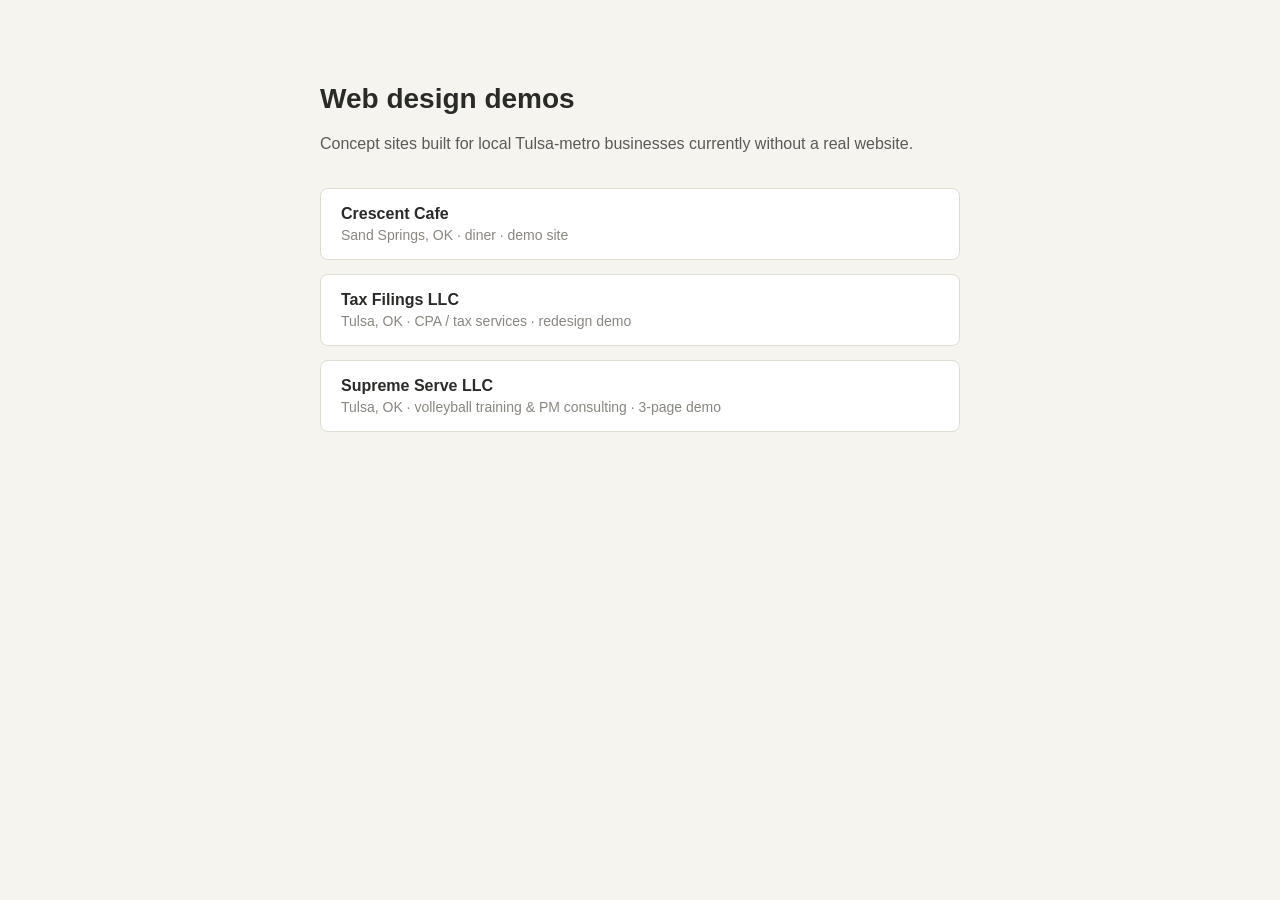
<file: index.html>
<!DOCTYPE html>
<html lang="en">
<head>
<meta charset="UTF-8">
<meta name="viewport" content="width=device-width, initial-scale=1.0">
<title>Web design demos</title>
<style>
  body{
    margin:0;
    font-family:-apple-system,BlinkMacSystemFont,'Segoe UI',sans-serif;
    background:#f6f4ef;
    color:#2a2a28;
    padding:64px 24px;
  }
  .wrap{max-width:640px;margin:0 auto;}
  h1{font-size:28px;margin-bottom:8px;}
  p{color:#5a5a56;line-height:1.6;}
  ul{list-style:none;padding:0;margin-top:32px;}
  li{margin-bottom:14px;}
  a.demo-link{
    display:block;
    padding:16px 20px;
    background:#fff;
    border:1px solid #e0ddd3;
    border-radius:8px;
    text-decoration:none;
    color:#2a2a28;
    font-weight:600;
    transition:border-color .15s ease;
  }
  a.demo-link:hover{border-color:#b94e2e;}
  a.demo-link span{
    display:block;
    font-weight:400;
    font-size:14px;
    color:#8a8680;
    margin-top:4px;
  }
</style>
</head>
<body>
<div class="wrap">
  <h1>Web design demos</h1>
  <p>Concept sites built for local Tulsa-metro businesses currently without a real website.</p>
  <ul>
    <li>
      <a class="demo-link" href="./crescent-cafe/">
        Crescent Cafe
        <span>Sand Springs, OK &middot; diner &middot; demo site</span>
      </a>
    </li>
    <li>
      <a class="demo-link" href="./tax-filings-tulsa/">
        Tax Filings LLC
        <span>Tulsa, OK &middot; CPA / tax services &middot; redesign demo</span>
      </a>
    </li>
    <li>
      <a class="demo-link" href="./supreme-serve/">
        Supreme Serve LLC
        <span>Tulsa, OK &middot; volleyball training &amp; PM consulting &middot; 3-page demo</span>
      </a>
    </li>
  </ul>
</div>
</body>
</html>
</file>
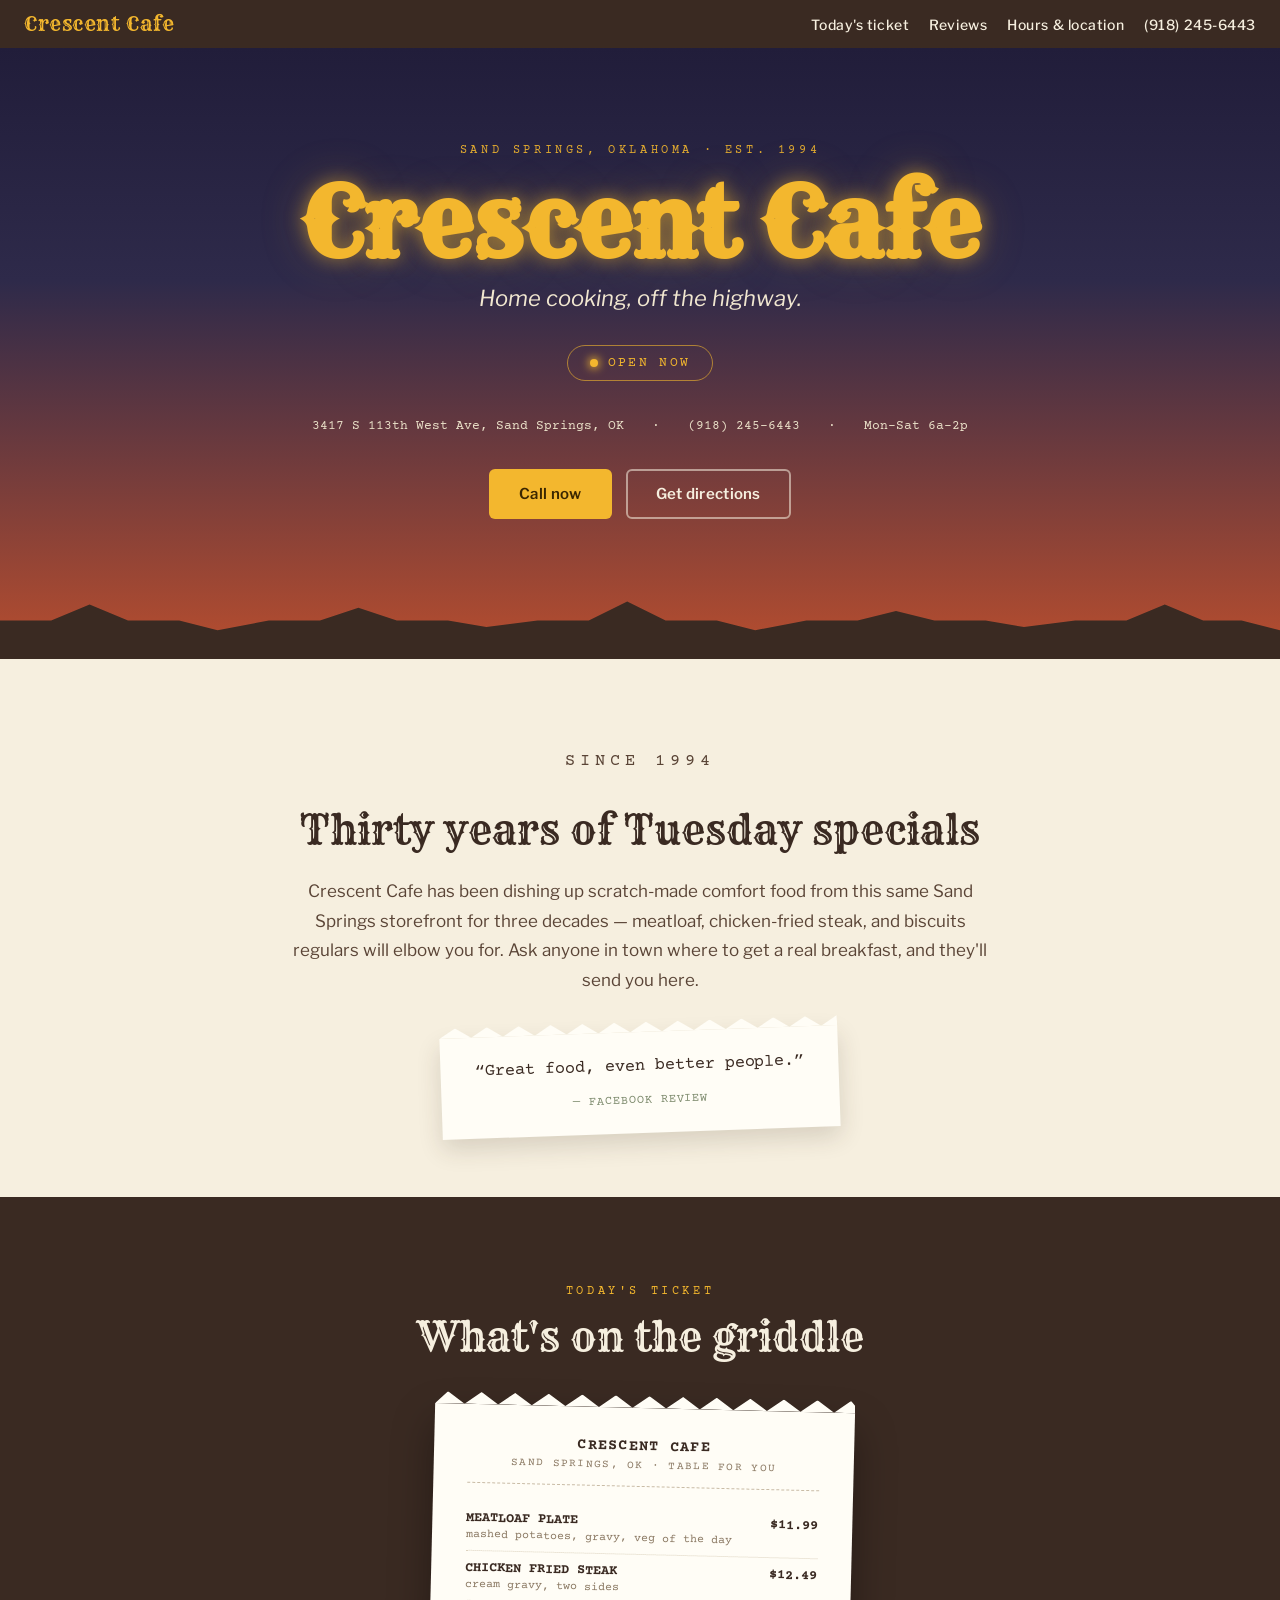
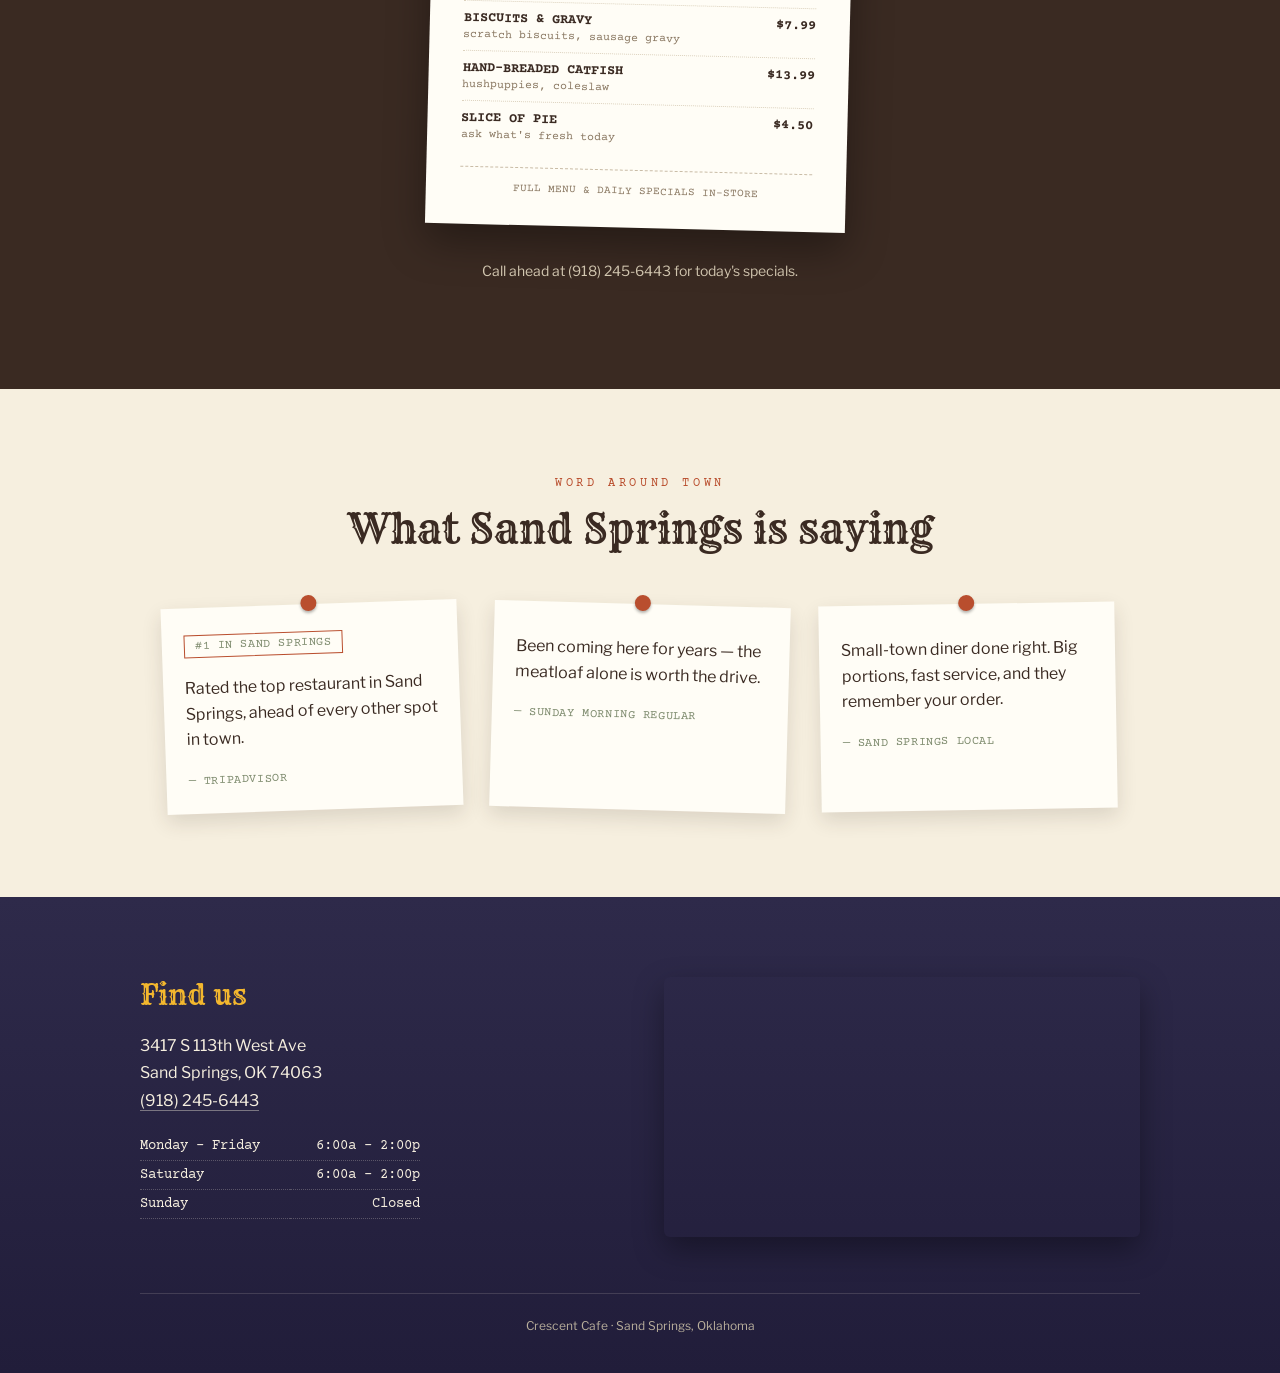
<file: crescent-cafe/index.html>
<!DOCTYPE html>
<html lang="en">
<head>
<meta charset="UTF-8">
<meta name="viewport" content="width=device-width, initial-scale=1.0">
<title>Crescent Cafe — Sand Springs, OK</title>
<link rel="preconnect" href="https://fonts.googleapis.com">
<link rel="preconnect" href="https://fonts.gstatic.com" crossorigin>
<link href="https://fonts.googleapis.com/css2?family=Rye&family=Libre+Franklin:ital,wght@0,400;0,500;0,600;0,700;1,400&family=Courier+Prime:wght@400;700&display=swap" rel="stylesheet">
<style>
  :root{
    --dusk-indigo:#2E2A4A;
    --dusk-rust:#B94E2E;
    --neon-yolk:#F3B72E;
    --plate-cream:#F6EFDF;
    --counter-sage:#7E8B6E;
    --coffee-ink:#3A2A22;
    --paper:#FFFDF6;
  }
  *{box-sizing:border-box;}
  html{scroll-behavior:smooth;}
  body{
    margin:0;
    font-family:'Libre Franklin',sans-serif;
    color:var(--coffee-ink);
    background:var(--plate-cream);
    -webkit-font-smoothing:antialiased;
  }
  .wordmark{
    font-family:'Rye',serif;
    line-height:1;
  }
  .mono{
    font-family:'Courier Prime',monospace;
  }
  a{color:inherit;}

  /* ---------- top bar ---------- */
  .topbar{
    display:flex;
    align-items:center;
    justify-content:space-between;
    padding:14px 24px;
    background:var(--coffee-ink);
    color:var(--plate-cream);
    font-size:14px;
    letter-spacing:.04em;
  }
  .topbar .wordmark{font-size:20px;color:var(--neon-yolk);}
  .topbar-links{display:flex;align-items:center;gap:20px;}
  .topbar-links .nav-item{font-weight:500;cursor:default;}
  .topbar-links a.call-link{text-decoration:none;font-weight:500;}
  .topbar-links a.call-link:hover{color:var(--neon-yolk);}

  /* ---------- hamburger menu (mobile) ---------- */
  .menu-btn{
    display:none;
    flex-direction:column;
    align-items:center;
    justify-content:center;
    gap:5px;
    width:38px;height:38px;
    border-radius:6px;
    border:1px solid rgba(246,239,223,.3);
    background:transparent;
    cursor:pointer;
    padding:0;
  }
  .menu-btn:hover{border-color:var(--neon-yolk);}
  .menu-btn:hover span{background:var(--neon-yolk);}
  .menu-btn span{
    display:block;
    width:18px;height:2px;
    background:var(--plate-cream);
    border-radius:1px;
  }
  .menu-panel{
    display:none;
    position:absolute;
    top:100%;right:24px;
    margin-top:8px;
    background:var(--coffee-ink);
    border:1px solid rgba(246,239,223,.15);
    border-radius:8px;
    box-shadow:0 16px 32px rgba(0,0,0,.4);
    overflow:hidden;
    min-width:200px;
    z-index:50;
  }
  .menu-panel.open{display:block;}
  .menu-panel .nav-item{
    display:block;
    padding:14px 20px;
    color:var(--plate-cream);
    font-size:14px;
    font-weight:500;
    border-bottom:1px solid rgba(246,239,223,.08);
    cursor:default;
  }
  .menu-panel .nav-item:last-child{border-bottom:none;}

  /* ---------- hero ---------- */
  .hero{
    position:relative;
    overflow:hidden;
    background:linear-gradient(180deg,#211d3a 0%,var(--dusk-indigo) 38%,var(--dusk-rust) 100%);
    color:var(--plate-cream);
    padding:96px 24px 140px;
    text-align:center;
  }
  .hero-eyebrow{
    font-family:'Courier Prime',monospace;
    letter-spacing:.3em;
    text-transform:uppercase;
    font-size:12px;
    color:var(--neon-yolk);
    opacity:.9;
    margin:0 0 18px;
  }
  .hero h1.wordmark{
    font-size:clamp(48px,9vw,96px);
    margin:0;
    color:var(--neon-yolk);
    text-shadow:0 0 18px rgba(243,183,46,.55), 0 0 46px rgba(243,183,46,.25);
  }
  .hero-tagline{
    font-style:italic;
    font-size:clamp(16px,2.4vw,22px);
    margin:14px auto 34px;
    max-width:32ch;
    color:#F1E7D0;
  }
  .open-badge{
    display:inline-flex;
    align-items:center;
    gap:10px;
    padding:10px 22px;
    border-radius:999px;
    border:1px solid rgba(243,183,46,.6);
    font-family:'Courier Prime',monospace;
    letter-spacing:.18em;
    text-transform:uppercase;
    font-size:13px;
    color:var(--neon-yolk);
    animation:signPulse 3.2s ease-in-out infinite;
    margin-bottom:38px;
  }
  .open-badge .dot{
    width:8px;height:8px;border-radius:50%;
    background:var(--neon-yolk);
    box-shadow:0 0 8px 2px rgba(243,183,46,.8);
  }
  @keyframes signPulse{
    0%,100%{opacity:1;}
    50%{opacity:.55;}
  }
  @media (prefers-reduced-motion: reduce){
    .open-badge{animation:none;}
  }

  .hero-info{
    display:flex;
    flex-wrap:wrap;
    gap:10px 28px;
    justify-content:center;
    font-family:'Courier Prime',monospace;
    font-size:13px;
    color:#E9DFC7;
    margin-bottom:36px;
  }
  .hero-cta{
    display:flex;
    gap:14px;
    justify-content:center;
    flex-wrap:wrap;
  }
  .btn{
    display:inline-block;
    padding:14px 28px;
    border-radius:6px;
    font-weight:600;
    text-decoration:none;
    font-size:15px;
    letter-spacing:.02em;
    border:2px solid transparent;
    transition:transform .15s ease;
  }
  .btn:hover{transform:translateY(-2px);}
  .btn-primary{
    background:var(--neon-yolk);
    color:#3A2600;
  }
  .btn-outline{
    border-color:rgba(246,239,223,.55);
    color:var(--plate-cream);
  }

  .roofline{
    position:absolute;
    left:0;right:0;bottom:0;
    height:64px;
    background:var(--coffee-ink);
    clip-path:polygon(0 100%,0 40%,4% 40%,7% 15%,10% 40%,14% 40%,17% 55%,21% 40%,25% 40%,28% 20%,31% 40%,35% 40%,38% 50%,42% 40%,46% 40%,49% 10%,52% 40%,56% 40%,59% 55%,63% 40%,67% 40%,70% 25%,73% 40%,77% 40%,80% 50%,84% 40%,88% 40%,91% 15%,94% 40%,97% 40%,100% 55%,100% 100%);
  }

  /* ---------- story ---------- */
  .story{
    max-width:760px;
    margin:0 auto;
    padding:88px 24px 64px;
    text-align:center;
  }
  .eyebrow{
    font-family:'Courier Prime',monospace;
    letter-spacing:.3em;
    text-transform:uppercase;
    font-size:12px;
    color:var(--dusk-rust);
    margin:0 0 14px;
  }
  .story h2{
    font-family:'Rye',serif;
    font-weight:400;
    font-size:clamp(28px,4vw,40px);
    margin:0 0 22px;
    color:var(--coffee-ink);
  }
  .story p{
    font-size:17px;
    line-height:1.75;
    color:#5A4436;
    max-width:60ch;
    margin:0 auto 28px;
  }
  .pull-ticket{
    display:inline-block;
    background:var(--paper);
    padding:20px 34px 26px;
    margin-top:8px;
    transform:rotate(-2deg);
    box-shadow:0 10px 24px rgba(58,42,34,.16);
    position:relative;
  }
  .pull-ticket::before{
    content:"";
    position:absolute;
    top:0;left:0;right:0;height:10px;
    background:var(--paper);
    clip-path:polygon(0% 100%,4% 0%,8% 100%,12% 0%,16% 100%,20% 0%,24% 100%,28% 0%,32% 100%,36% 0%,40% 100%,44% 0%,48% 100%,52% 0%,56% 100%,60% 0%,64% 100%,68% 0%,72% 100%,76% 0%,80% 100%,84% 0%,88% 100%,92% 0%,96% 100%,100% 0%,100% 100%);
    transform:translateY(-100%);
  }
  .pull-ticket p{
    font-family:'Courier Prime',monospace;
    font-size:17px;
    font-style:normal;
    margin:0 0 6px;
    color:var(--coffee-ink);
  }
  .pull-ticket span{
    font-family:'Courier Prime',monospace;
    font-size:12px;
    color:var(--counter-sage);
    letter-spacing:.08em;
  }

  /* ---------- ticket / menu section ---------- */
  .ticket-section{
    background:var(--coffee-ink);
    padding:88px 24px 96px;
    color:var(--plate-cream);
    text-align:center;
  }
  .ticket-section .eyebrow{color:var(--neon-yolk);}
  .ticket-section h2{
    font-family:'Rye',serif;
    font-weight:400;
    font-size:clamp(28px,4vw,40px);
    margin:0 0 46px;
  }
  .order-ticket{
    max-width:420px;
    margin:0 auto;
    background:var(--paper);
    color:var(--coffee-ink);
    padding:8px 34px 30px;
    text-align:left;
    position:relative;
    transform:rotate(1.4deg);
    box-shadow:0 18px 40px rgba(0,0,0,.35);
  }
  .order-ticket::before{
    content:"";
    position:absolute;
    top:0;left:0;right:0;height:12px;
    background:var(--paper);
    clip-path:polygon(0% 100%,3% 0%,7% 100%,11% 0%,15% 100%,19% 0%,23% 100%,27% 0%,31% 100%,35% 0%,39% 100%,43% 0%,47% 100%,51% 0%,55% 100%,59% 0%,63% 100%,67% 0%,71% 100%,75% 0%,79% 100%,83% 0%,87% 100%,91% 0%,95% 100%,99% 0%,100% 40%,100% 100%);
    transform:translateY(-100%);
  }
  .ticket-head{
    text-align:center;
    font-family:'Courier Prime',monospace;
    border-bottom:1px dashed #C9BCA6;
    padding:22px 0 14px;
    letter-spacing:.08em;
  }
  .ticket-head .big{font-size:15px;font-weight:700;}
  .ticket-head .small{font-size:11px;color:#8A7862;margin-top:4px;}
  .ticket-items{
    font-family:'Courier Prime',monospace;
    font-size:13.5px;
    padding:18px 0 8px;
  }
  .ticket-row{
    display:flex;
    justify-content:space-between;
    gap:12px;
    padding:9px 0;
    border-bottom:1px dotted #DCD2BE;
  }
  .ticket-row:last-child{border-bottom:none;}
  .ticket-row .name{font-weight:700;text-transform:uppercase;}
  .ticket-row .desc{display:block;font-weight:400;color:#8A7862;font-size:11.5px;margin-top:2px;text-transform:none;}
  .ticket-row .price{white-space:nowrap;font-weight:700;}
  .ticket-foot{
    text-align:center;
    font-family:'Courier Prime',monospace;
    font-size:11px;
    color:#8A7862;
    border-top:1px dashed #C9BCA6;
    padding-top:14px;
    margin-top:8px;
  }
  .ticket-note{
    margin-top:34px;
    font-size:14px;
    color:#D8CCB5;
  }

  /* ---------- reviews / corkboard ---------- */
  .reviews{
    padding:88px 24px;
    max-width:1000px;
    margin:0 auto;
    text-align:center;
  }
  .reviews h2{
    font-family:'Rye',serif;
    font-weight:400;
    font-size:clamp(28px,4vw,40px);
    margin:0 0 50px;
  }
  .cork-grid{
    display:grid;
    grid-template-columns:repeat(auto-fit,minmax(220px,1fr));
    gap:32px;
    text-align:left;
  }
  .cork-card{
    background:var(--paper);
    padding:26px 22px;
    box-shadow:0 8px 20px rgba(58,42,34,.14);
    position:relative;
  }
  .cork-card:nth-child(1){transform:rotate(-2deg);}
  .cork-card:nth-child(2){transform:rotate(1.6deg);}
  .cork-card:nth-child(3){transform:rotate(-1deg);}
  .cork-card::before{
    content:"";
    position:absolute;
    top:-9px;left:50%;
    width:16px;height:16px;
    margin-left:-8px;
    border-radius:50%;
    background:var(--dusk-rust);
    box-shadow:0 2px 3px rgba(0,0,0,.3);
  }
  .cork-card p{
    font-size:16px;
    line-height:1.6;
    margin:6px 0 16px;
    color:var(--coffee-ink);
  }
  .cork-card span{
    font-family:'Courier Prime',monospace;
    font-size:12px;
    color:var(--counter-sage);
    letter-spacing:.05em;
  }
  .badge-stat{
    display:inline-block;
    font-family:'Courier Prime',monospace;
    font-size:12px;
    letter-spacing:.12em;
    text-transform:uppercase;
    color:var(--dusk-rust);
    border:1px solid var(--dusk-rust);
    padding:4px 10px;
    margin-bottom:12px;
  }

  /* ---------- footer / hours+map ---------- */
  .footer-info{
    background:linear-gradient(180deg,var(--dusk-indigo),#211d3a);
    color:var(--plate-cream);
    padding:80px 24px 40px;
  }
  .footer-grid{
    max-width:1000px;
    margin:0 auto;
    display:grid;
    grid-template-columns:1fr 1fr;
    gap:48px;
  }
  .footer-info h2{
    font-family:'Rye',serif;
    font-weight:400;
    font-size:28px;
    margin:0 0 20px;
    color:var(--neon-yolk);
  }
  .footer-info .addr{
    font-size:16px;
    line-height:1.7;
    margin-bottom:18px;
  }
  .footer-info .addr a{
    text-decoration:none;
    border-bottom:1px solid rgba(246,239,223,.4);
  }
  table.hours{
    font-family:'Courier Prime',monospace;
    font-size:14px;
    border-collapse:collapse;
    width:100%;
    max-width:280px;
  }
  table.hours td{
    padding:6px 0;
    border-bottom:1px dotted rgba(246,239,223,.25);
  }
  table.hours td:last-child{text-align:right;}
  .map-wrap{
    border-radius:6px;
    overflow:hidden;
    box-shadow:0 12px 30px rgba(0,0,0,.35);
    min-height:260px;
  }
  .map-wrap iframe{
    width:100%;height:100%;min-height:260px;border:0;display:block;filter:saturate(.85);
  }
  .footer-bottom{
    max-width:1000px;
    margin:56px auto 0;
    padding-top:24px;
    border-top:1px solid rgba(246,239,223,.15);
    font-size:12px;
    color:#B9AF9C;
    text-align:center;
  }

  @media (max-width:720px){
    .footer-grid{grid-template-columns:1fr;}
    .topbar{position:relative;}
    .topbar-links .nav-item{display:none;}
    .topbar-links{gap:12px;}
    .menu-btn{display:flex;}
  }
  @media (min-width:721px){
    .menu-btn{display:none;}
    .menu-panel{display:none !important;}
  }

  /* ---------- mobile sticky CTA ---------- */
  .mobile-cta{
    display:none;
  }
  @media (max-width:640px){
    .mobile-cta{
      display:flex;
      position:fixed;
      bottom:0;left:0;right:0;
      z-index:40;
      background:var(--coffee-ink);
      border-top:1px solid rgba(246,239,223,.15);
    }
    .mobile-cta a{
      flex:1;
      text-align:center;
      padding:16px 8px;
      font-family:'Courier Prime',monospace;
      font-size:13px;
      letter-spacing:.08em;
      text-transform:uppercase;
      text-decoration:none;
      color:var(--plate-cream);
    }
    .mobile-cta a:first-child{
      background:var(--neon-yolk);
      color:#3A2600;
      font-weight:700;
    }
    body{padding-bottom:56px;}
  }
</style>
</head>
<body>

<div class="topbar">
  <span class="wordmark">Crescent Cafe</span>
  <div class="topbar-links">
    <span class="nav-item">Today's ticket</span>
    <span class="nav-item">Reviews</span>
    <span class="nav-item">Hours &amp; location</span>
    <a class="call-link" href="tel:+19182456443">(918) 245-6443</a>
    <button class="menu-btn" id="menuBtn" aria-label="Open menu" aria-expanded="false" aria-controls="menuPanel">
      <span></span><span></span><span></span>
    </button>
  </div>
  <div class="menu-panel" id="menuPanel">
    <span class="nav-item">Today's ticket</span>
    <span class="nav-item">Reviews</span>
    <span class="nav-item">Hours &amp; location</span>
  </div>
</div>
<script>
  (function(){
    var btn = document.getElementById('menuBtn');
    var panel = document.getElementById('menuPanel');
    btn.addEventListener('click', function(e){
      e.stopPropagation();
      var open = panel.classList.toggle('open');
      btn.setAttribute('aria-expanded', open ? 'true' : 'false');
    });
    document.addEventListener('click', function(){
      panel.classList.remove('open');
      btn.setAttribute('aria-expanded','false');
    });
  })();
</script>

<section class="hero">
  <p class="hero-eyebrow">Sand Springs, Oklahoma · Est. 1994</p>
  <h1 class="wordmark">Crescent Cafe</h1>
  <p class="hero-tagline">Home cooking, off the highway.</p>
  <div class="open-badge"><span class="dot"></span> Open now</div>
  <div class="hero-info">
    <span>3417 S 113th West Ave, Sand Springs, OK</span>
    <span>&middot;</span>
    <span>(918) 245-6443</span>
    <span>&middot;</span>
    <span>Mon&ndash;Sat 6a&ndash;2p</span>
  </div>
  <div class="hero-cta">
    <a class="btn btn-primary" href="tel:+19182456443">Call now</a>
    <a class="btn btn-outline" href="https://maps.google.com/?q=3417+S+113th+West+Ave,+Sand+Springs,+OK+74063" target="_blank" rel="noopener">Get directions</a>
  </div>
  <div class="roofline" aria-hidden="true"></div>
</section>

<section class="story">
  <p class="eyebrow">Since 1994</p>
  <h2>Thirty years of Tuesday specials</h2>
  <p>Crescent Cafe has been dishing up scratch-made comfort food from this same Sand Springs storefront for three decades &mdash; meatloaf, chicken-fried steak, and biscuits regulars will elbow you for. Ask anyone in town where to get a real breakfast, and they'll send you here.</p>
  <div class="pull-ticket">
    <p>&ldquo;Great food, even better people.&rdquo;</p>
    <span>&mdash; FACEBOOK REVIEW</span>
  </div>
</section>

<section class="ticket-section" id="menu">
  <p class="eyebrow">Today's ticket</p>
  <h2>What's on the griddle</h2>
  <div class="order-ticket">
    <div class="ticket-head">
      <div class="big">CRESCENT CAFE</div>
      <div class="small">SAND SPRINGS, OK &middot; TABLE FOR YOU</div>
    </div>
    <div class="ticket-items">
      <div class="ticket-row">
        <span class="name">Meatloaf plate<span class="desc">mashed potatoes, gravy, veg of the day</span></span>
        <span class="price">$11.99</span>
      </div>
      <div class="ticket-row">
        <span class="name">Chicken fried steak<span class="desc">cream gravy, two sides</span></span>
        <span class="price">$12.49</span>
      </div>
      <div class="ticket-row">
        <span class="name">Biscuits &amp; gravy<span class="desc">scratch biscuits, sausage gravy</span></span>
        <span class="price">$7.99</span>
      </div>
      <div class="ticket-row">
        <span class="name">Hand-breaded catfish<span class="desc">hushpuppies, coleslaw</span></span>
        <span class="price">$13.99</span>
      </div>
      <div class="ticket-row">
        <span class="name">Slice of pie<span class="desc">ask what's fresh today</span></span>
        <span class="price">$4.50</span>
      </div>
    </div>
    <div class="ticket-foot">FULL MENU &amp; DAILY SPECIALS IN-STORE</div>
  </div>
  <p class="ticket-note">Call ahead at (918) 245-6443 for today's specials.</p>
</section>

<section class="reviews" id="reviews">
  <p class="eyebrow">Word around town</p>
  <h2>What Sand Springs is saying</h2>
  <div class="cork-grid">
    <div class="cork-card">
      <span class="badge-stat">#1 in Sand Springs</span>
      <p>Rated the top restaurant in Sand Springs, ahead of every other spot in town.</p>
      <span>&mdash; TRIPADVISOR</span>
    </div>
    <div class="cork-card">
      <p>Been coming here for years &mdash; the meatloaf alone is worth the drive.</p>
      <span>&mdash; SUNDAY MORNING REGULAR</span>
    </div>
    <div class="cork-card">
      <p>Small-town diner done right. Big portions, fast service, and they remember your order.</p>
      <span>&mdash; SAND SPRINGS LOCAL</span>
    </div>
  </div>
</section>

<section class="footer-info" id="find-us">
  <div class="footer-grid">
    <div>
      <h2>Find us</h2>
      <p class="addr">
        3417 S 113th West Ave<br>
        Sand Springs, OK 74063<br>
        <a href="tel:+19182456443">(918) 245-6443</a>
      </p>
      <table class="hours">
        <tr><td>Monday &ndash; Friday</td><td>6:00a &ndash; 2:00p</td></tr>
        <tr><td>Saturday</td><td>6:00a &ndash; 2:00p</td></tr>
        <tr><td>Sunday</td><td>Closed</td></tr>
      </table>
    </div>
    <div class="map-wrap">
      <iframe title="Map to Crescent Cafe" src="https://maps.google.com/maps?q=3417+S+113th+West+Ave,+Sand+Springs,+OK+74063&output=embed" loading="lazy"></iframe>
    </div>
  </div>
  <div class="footer-bottom">
    Crescent Cafe &middot; Sand Springs, Oklahoma
  </div>
</section>

<div class="mobile-cta">
  <a href="tel:+19182456443">Call now</a>
  <a href="https://maps.google.com/?q=3417+S+113th+West+Ave,+Sand+Springs,+OK+74063" target="_blank" rel="noopener">Directions</a>
</div>

</body>
</html>
</file>
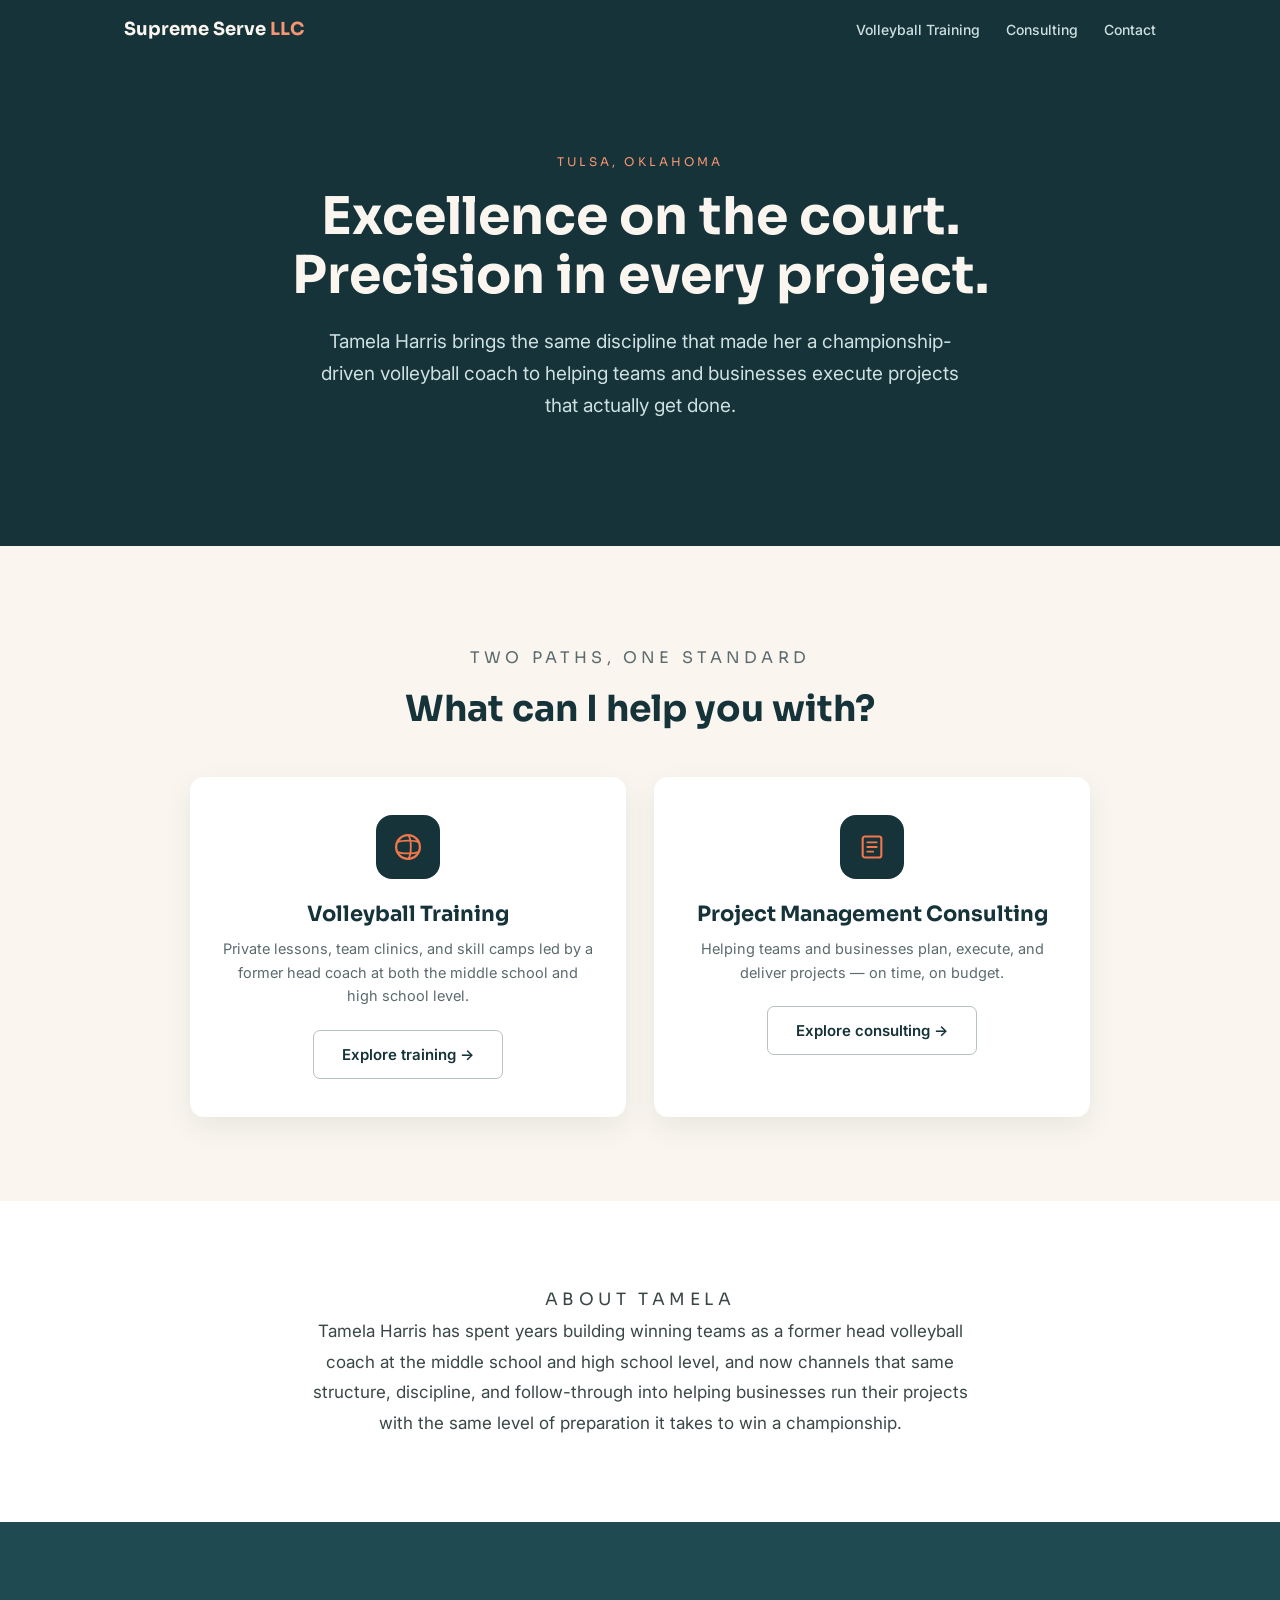
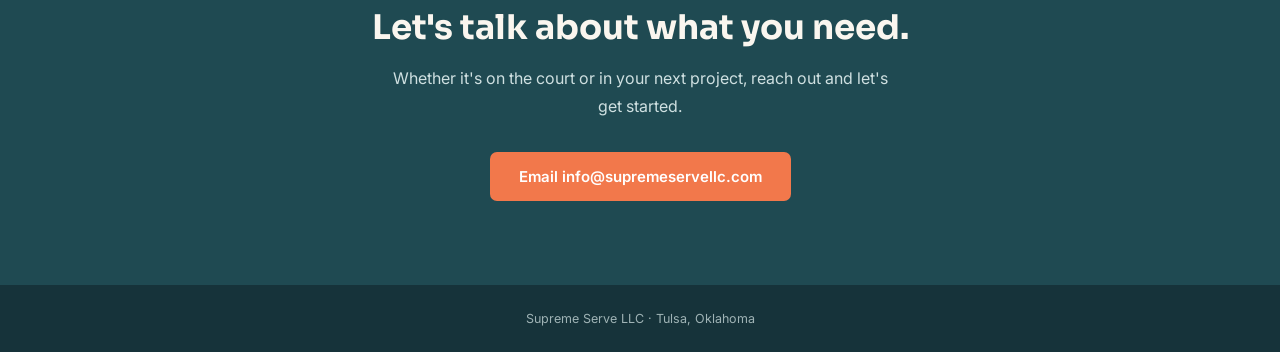
<file: supreme-serve/index.html>
<!DOCTYPE html>
<html lang="en">
<head>
<meta charset="UTF-8">
<meta name="viewport" content="width=device-width, initial-scale=1.0">
<title>Supreme Serve LLC — Volleyball Training &amp; Project Management Consulting</title>
<link rel="preconnect" href="https://fonts.googleapis.com">
<link rel="preconnect" href="https://fonts.gstatic.com" crossorigin>
<link href="https://fonts.googleapis.com/css2?family=Sora:wght@600;700&family=Inter:wght@400;500;600&display=swap" rel="stylesheet">
<link rel="stylesheet" href="styles.css">
</head>
<body>

<div class="nav">
  <div class="nav-inner">
    <span class="brand">Supreme Serve <span>LLC</span></span>
    <div class="nav-links">
      <a href="volleyball.html">Volleyball Training</a>
      <a href="consulting.html">Consulting</a>
      <a href="#contact">Contact</a>
    </div>
    <button class="menu-btn" id="menuBtn" aria-label="Open menu" aria-expanded="false" aria-controls="menuPanel">
      <span></span><span></span><span></span>
    </button>
  </div>
  <div class="menu-panel" id="menuPanel">
    <a href="volleyball.html">Volleyball Training</a>
    <a href="consulting.html">Consulting</a>
    <a href="#contact">Contact</a>
  </div>
</div>

<section class="hero">
  <p class="hero-eyebrow">Tulsa, Oklahoma</p>
  <h1>Excellence on the court. Precision in every project.</h1>
  <p class="lede">Tamela Harris brings the same discipline that made her a championship-driven volleyball coach to helping teams and businesses execute projects that actually get done.</p>
</section>

<section>
  <div class="wrap">
    <div class="section-head">
      <p class="eyebrow">Two paths, one standard</p>
      <h2>What can I help you with?</h2>
    </div>
    <div class="branch-grid">
      <div class="branch-card">
        <div class="icon-wrap">
          <svg width="30" height="30" viewBox="0 0 24 24" fill="none">
            <circle cx="12" cy="12" r="9.5" stroke="#F2784B" stroke-width="1.8"/>
            <path d="M12 2.5c3 2.5 3 16.5 0 19M4 8c3-1.5 13-1.5 16 0M4 16c3 1.5 13 1.5 16 0" stroke="#F2784B" stroke-width="1.5" fill="none"/>
          </svg>
        </div>
        <h3>Volleyball Training</h3>
        <p>Private lessons, team clinics, and skill camps led by a former head coach at both the middle school and high school level.</p>
        <a class="btn btn-outline-dark" href="volleyball.html">Explore training →</a>
      </div>
      <div class="branch-card">
        <div class="icon-wrap">
          <svg width="28" height="28" viewBox="0 0 24 24" fill="none">
            <rect x="4" y="3" width="16" height="18" rx="2" stroke="#F2784B" stroke-width="1.8"/>
            <path d="M8 8h8M8 12h8M8 16h5" stroke="#F2784B" stroke-width="1.6" stroke-linecap="round"/>
          </svg>
        </div>
        <h3>Project Management Consulting</h3>
        <p>Helping teams and businesses plan, execute, and deliver projects — on time, on budget.</p>
        <a class="btn btn-outline-dark" href="consulting.html">Explore consulting →</a>
      </div>
    </div>
  </div>
</section>

<section class="credibility">
  <div class="wrap credibility-inner">
    <p class="eyebrow" style="text-align:center;">About Tamela</p>
    <p>Tamela Harris has spent years building winning teams as a former head volleyball coach at the middle school and high school level, and now channels that same structure, discipline, and follow-through into helping businesses run their projects with the same level of preparation it takes to win a championship.</p>
  </div>
</section>

<section class="contact" id="contact">
  <div class="wrap">
    <h2>Let's talk about what you need.</h2>
    <p>Whether it's on the court or in your next project, reach out and let's get started.</p>
    <a class="btn btn-coral" href="mailto:info@supremeservellc.com?subject=Website%20inquiry">Email info@supremeservellc.com</a>
  </div>
</section>

<footer>
  Supreme Serve LLC &middot; Tulsa, Oklahoma
</footer>

<script>
  (function(){
    var btn = document.getElementById('menuBtn');
    var panel = document.getElementById('menuPanel');
    btn.addEventListener('click', function(e){
      e.stopPropagation();
      var open = panel.classList.toggle('open');
      btn.setAttribute('aria-expanded', open ? 'true' : 'false');
    });
    document.addEventListener('click', function(){
      panel.classList.remove('open');
      btn.setAttribute('aria-expanded','false');
    });
  })();
</script>

</body>
</html>
</file>
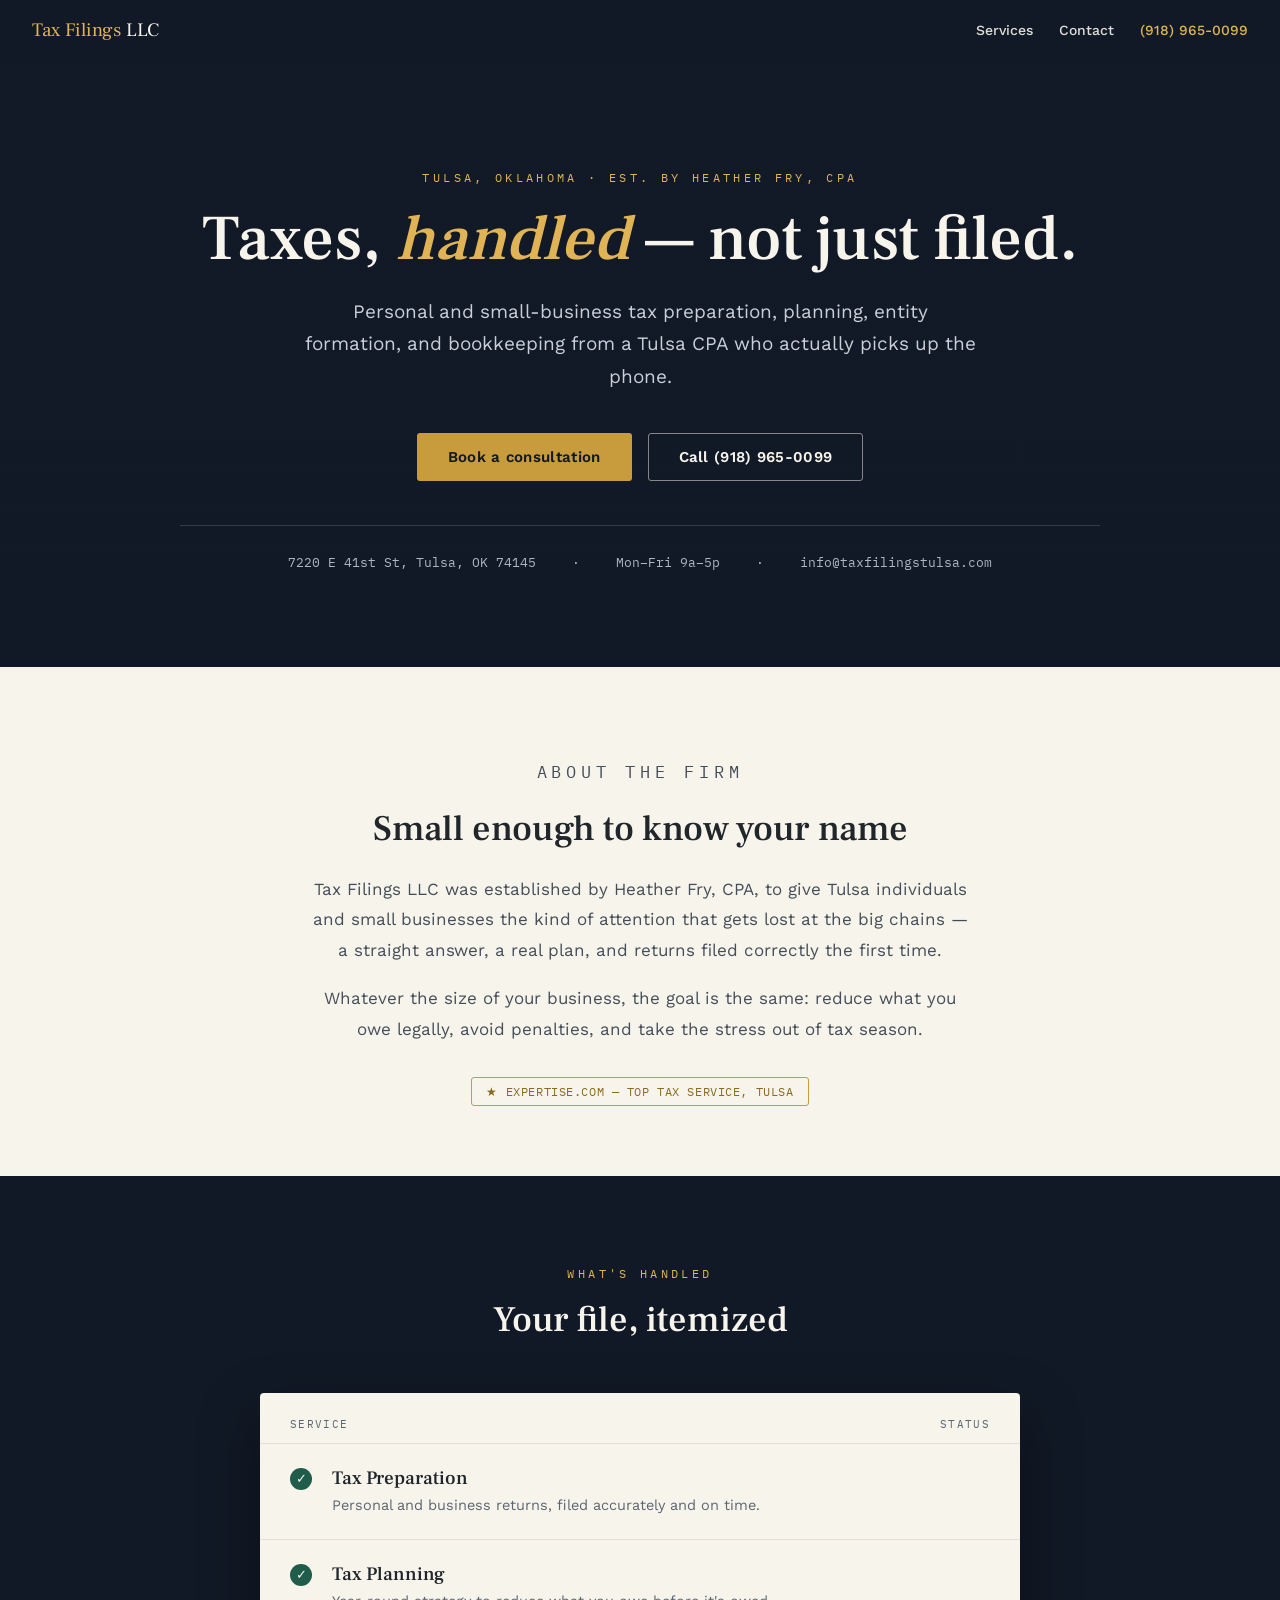
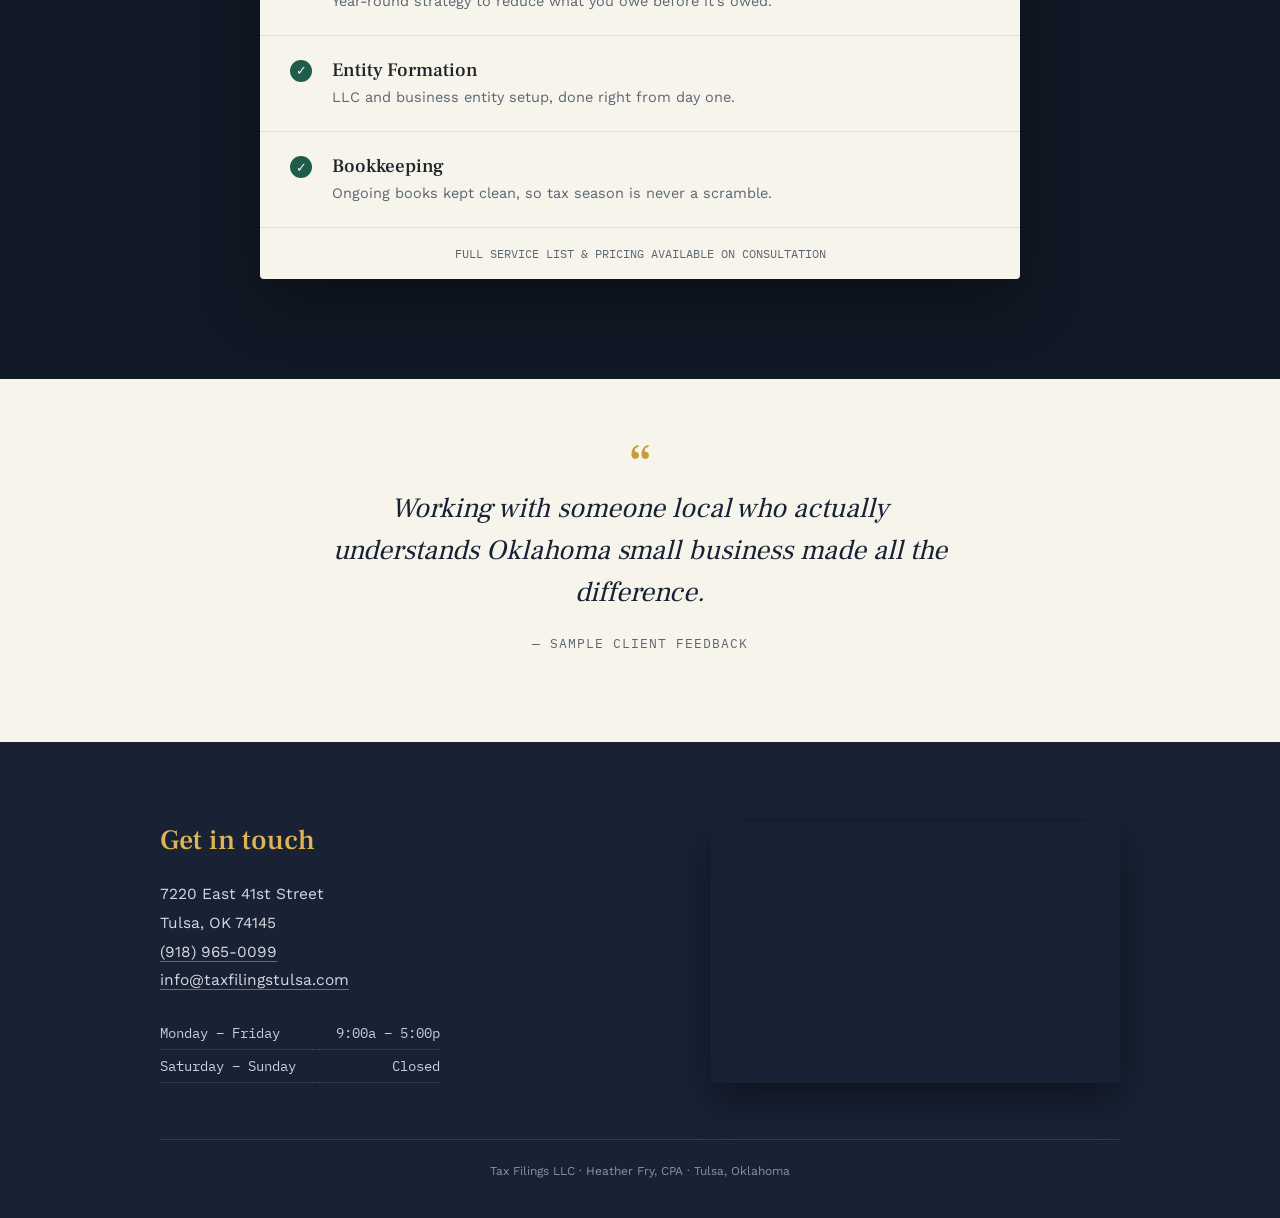
<file: tax-filings-tulsa/index.html>
<!DOCTYPE html>
<html lang="en">
<head>
<meta charset="UTF-8">
<meta name="viewport" content="width=device-width, initial-scale=1.0">
<title>Tax Filings LLC — Tulsa, OK</title>
<link rel="preconnect" href="https://fonts.googleapis.com">
<link rel="preconnect" href="https://fonts.gstatic.com" crossorigin>
<link href="https://fonts.googleapis.com/css2?family=Frank+Ruhl+Libre:wght@400;500;700&family=Work+Sans:ital,wght@0,400;0,500;0,600;0,700;1,400&family=IBM+Plex+Mono:wght@400;500;600&display=swap" rel="stylesheet">
<style>
  :root{
    --ink-navy:#182234;
    --ink-navy-deep:#111926;
    --ledger-green:#1F5C4A;
    --brass:#C89B3C;
    --brass-bright:#E0B454;
    --paper:#F7F4EC;
    --paper-line:#E4DFCE;
    --charcoal:#21262B;
    --slate:#5C6672;
  }
  *{box-sizing:border-box;}
  html{scroll-behavior:smooth;}
  body{
    margin:0;
    font-family:'Work Sans',sans-serif;
    color:var(--charcoal);
    background:var(--paper);
    -webkit-font-smoothing:antialiased;
  }
  .serif{font-family:'Frank Ruhl Libre',serif;}
  .mono{font-family:'IBM Plex Mono',monospace;}
  a{color:inherit;}
  .btn{
    display:inline-block;
    padding:14px 30px;
    border-radius:3px;
    font-weight:600;
    text-decoration:none;
    font-size:15px;
    letter-spacing:.02em;
    border:1.5px solid transparent;
    transition:transform .15s ease, background .15s ease;
  }
  .btn:hover{transform:translateY(-2px);}
  .btn-brass{background:var(--brass);color:var(--ink-navy-deep);}
  .btn-brass:hover{background:var(--brass-bright);}
  .btn-outline{border-color:rgba(247,244,236,.5);color:var(--paper);}
  .btn-outline:hover{border-color:var(--paper);}

  /* ---------- topbar ---------- */
  .topbar{
    display:flex;align-items:center;justify-content:space-between;
    padding:18px 32px;
    background:var(--ink-navy-deep);
    color:var(--paper);
    font-size:14px;
  }
  .topbar .brand{font-family:'Frank Ruhl Libre',serif;font-size:19px;color:var(--brass-bright);}
  .topbar .brand span{color:var(--paper);font-weight:400;}
  .topbar-links{display:flex;align-items:center;gap:26px;}
  .topbar-links a{text-decoration:none;font-weight:500;opacity:.9;}
  .topbar-links a:hover{opacity:1;color:var(--brass-bright);}
  .topbar-links a.call{color:var(--brass-bright);opacity:1;}

  /* ---------- hero ---------- */
  .hero{
    position:relative;
    background:
      linear-gradient(180deg, rgba(17,25,38,.94), rgba(17,25,38,.98)),
      repeating-linear-gradient(0deg, transparent, transparent 39px, rgba(247,244,236,.05) 39px, rgba(247,244,236,.05) 40px),
      var(--ink-navy);
    color:var(--paper);
    padding:110px 32px 96px;
  }
  .hero-inner{max-width:920px;margin:0 auto;text-align:center;}
  .hero-eyebrow{
    font-family:'IBM Plex Mono',monospace;
    letter-spacing:.28em;
    text-transform:uppercase;
    font-size:12px;
    color:var(--brass-bright);
    margin:0 0 20px;
  }
  .hero h1{
    font-family:'Frank Ruhl Libre',serif;
    font-weight:500;
    font-size:clamp(38px,6vw,64px);
    line-height:1.08;
    margin:0 0 22px;
  }
  .hero h1 em{font-style:italic;color:var(--brass-bright);}
  .hero p.lede{
    font-size:clamp(16px,2vw,19px);
    line-height:1.7;
    color:#C9CFD8;
    max-width:56ch;
    margin:0 auto 40px;
  }
  .hero-cta{display:flex;gap:16px;justify-content:center;flex-wrap:wrap;margin-bottom:44px;}
  .hero-facts{
    display:flex;flex-wrap:wrap;gap:10px 36px;justify-content:center;
    font-family:'IBM Plex Mono',monospace;font-size:13px;color:#AFB7C2;
    border-top:1px solid rgba(247,244,236,.15);
    padding-top:28px;
  }

  /* ---------- about strip ---------- */
  .about{
    max-width:760px;margin:0 auto;
    padding:90px 32px 70px;
    text-align:center;
  }
  .eyebrow{
    font-family:'IBM Plex Mono',monospace;
    letter-spacing:.28em;text-transform:uppercase;font-size:12px;
    color:var(--ledger-green);margin:0 0 16px;
  }
  .about h2{
    font-family:'Frank Ruhl Libre',serif;font-weight:500;
    font-size:clamp(26px,4vw,36px);margin:0 0 22px;
  }
  .about p{font-size:17px;line-height:1.8;color:#454E58;max-width:60ch;margin:0 auto 18px;}
  .award-row{
    display:flex;align-items:center;justify-content:center;gap:14px;
    margin-top:32px;font-family:'IBM Plex Mono',monospace;font-size:13px;color:var(--slate);
  }
  .award-badge{
    display:inline-flex;align-items:center;gap:8px;
    border:1px solid var(--brass);
    color:#8A6A1E;
    padding:6px 14px;border-radius:3px;
    letter-spacing:.05em;text-transform:uppercase;font-size:11.5px;
  }

  /* ---------- services / ledger ---------- */
  .services{
    background:var(--ink-navy-deep);
    color:var(--paper);
    padding:90px 32px 100px;
  }
  .services-inner{max-width:760px;margin:0 auto;}
  .services .eyebrow{color:var(--brass-bright);text-align:center;}
  .services h2{
    font-family:'Frank Ruhl Libre',serif;font-weight:500;
    font-size:clamp(26px,4vw,36px);margin:0 0 50px;text-align:center;
  }
  .ledger{
    background:var(--paper);
    color:var(--charcoal);
    border-radius:4px;
    padding:6px 0 0;
    box-shadow:0 24px 60px rgba(0,0,0,.35);
  }
  .ledger-head{
    display:flex;justify-content:space-between;
    font-family:'IBM Plex Mono',monospace;
    font-size:11px;letter-spacing:.12em;text-transform:uppercase;
    color:var(--slate);
    padding:18px 30px 12px;
    border-bottom:1px solid var(--paper-line);
  }
  .ledger-row{
    display:flex;justify-content:space-between;align-items:flex-start;gap:20px;
    padding:22px 30px;
    border-bottom:1px solid var(--paper-line);
  }
  .ledger-row:last-child{border-bottom:none;}
  .ledger-row .check{
    flex-shrink:0;
    width:22px;height:22px;
    border-radius:50%;
    background:var(--ledger-green);
    color:var(--paper);
    display:flex;align-items:center;justify-content:center;
    font-size:13px;
    margin-top:2px;
  }
  .ledger-row .content{flex:1;}
  .ledger-row .content .name{
    font-family:'Frank Ruhl Libre',serif;
    font-weight:500;font-size:19px;margin-bottom:4px;
  }
  .ledger-row .content .desc{font-size:14.5px;color:var(--slate);line-height:1.6;}
  .ledger-foot{
    font-family:'IBM Plex Mono',monospace;
    font-size:11.5px;color:var(--slate);
    text-align:center;padding:18px;
  }

  /* ---------- trust / quote ---------- */
  .trust{
    max-width:700px;margin:0 auto;
    padding:90px 32px;
    text-align:center;
  }
  .trust blockquote{
    font-family:'Frank Ruhl Libre',serif;
    font-style:italic;
    font-size:clamp(20px,3vw,28px);
    line-height:1.5;
    color:var(--ink-navy);
    margin:0 0 20px;
    position:relative;
  }
  .trust blockquote::before{
    content:"\201C";
    display:block;
    font-size:64px;
    color:var(--brass);
    line-height:0;
    margin-bottom:18px;
    font-style:normal;
  }
  .trust cite{
    font-family:'IBM Plex Mono',monospace;
    font-style:normal;font-size:12.5px;
    letter-spacing:.08em;text-transform:uppercase;
    color:var(--slate);
  }

  /* ---------- footer ---------- */
  .footer{
    background:var(--ink-navy);
    color:var(--paper);
    padding:80px 32px 40px;
  }
  .footer-grid{
    max-width:960px;margin:0 auto;
    display:grid;grid-template-columns:1.1fr .9fr;gap:50px;
  }
  .footer h2{
    font-family:'Frank Ruhl Libre',serif;font-weight:500;
    font-size:28px;margin:0 0 22px;color:var(--brass-bright);
  }
  .footer .addr{font-size:15.5px;line-height:1.85;margin-bottom:22px;color:#D5D9DF;}
  .footer .addr a{text-decoration:none;border-bottom:1px solid rgba(247,244,236,.35);}
  table.hours{
    font-family:'IBM Plex Mono',monospace;font-size:13.5px;
    border-collapse:collapse;width:100%;max-width:280px;
  }
  table.hours td{padding:7px 0;border-bottom:1px dotted rgba(247,244,236,.2);color:#C9CFD8;}
  table.hours td:last-child{text-align:right;}
  .map-wrap{border-radius:4px;overflow:hidden;box-shadow:0 16px 40px rgba(0,0,0,.4);min-height:260px;}
  .map-wrap iframe{width:100%;height:100%;min-height:260px;border:0;display:block;filter:saturate(.8) brightness(.95);}
  .footer-bottom{
    max-width:960px;margin:56px auto 0;padding-top:24px;
    border-top:1px solid rgba(247,244,236,.12);
    font-size:12px;color:#8892A0;text-align:center;
  }

  @media (max-width:760px){
    .footer-grid{grid-template-columns:1fr;}
    .topbar-links a:not(.call){display:none;}
    .ledger-row{padding:18px 20px;}
    .ledger-head{padding:16px 20px 10px;}
  }
</style>
</head>
<body>

<div class="topbar">
  <span class="brand">Tax Filings <span>LLC</span></span>
  <div class="topbar-links">
    <a href="#services">Services</a>
    <a href="#find-us">Contact</a>
    <a class="call" href="tel:+19189650099">(918) 965-0099</a>
  </div>
</div>

<section class="hero">
  <div class="hero-inner">
    <p class="hero-eyebrow">Tulsa, Oklahoma · Est. by Heather Fry, CPA</p>
    <h1>Taxes, <em>handled</em> &mdash; not just filed.</h1>
    <p class="lede">Personal and small-business tax preparation, planning, entity formation, and bookkeeping from a Tulsa CPA who actually picks up the phone.</p>
    <div class="hero-cta">
      <a class="btn btn-brass" href="https://outlook.office365.com/owa/calendar/TaxFilings@NETORGFT1779249.onmicrosoft.com/bookings/" target="_blank" rel="noopener">Book a consultation</a>
      <a class="btn btn-outline" href="tel:+19189650099">Call (918) 965-0099</a>
    </div>
    <div class="hero-facts">
      <span>7220 E 41st St, Tulsa, OK 74145</span>
      <span>&middot;</span>
      <span>Mon&ndash;Fri 9a&ndash;5p</span>
      <span>&middot;</span>
      <span>info@taxfilingstulsa.com</span>
    </div>
  </div>
</section>

<section class="about">
  <p class="eyebrow">About the firm</p>
  <h2>Small enough to know your name</h2>
  <p>Tax Filings LLC was established by Heather Fry, CPA, to give Tulsa individuals and small businesses the kind of attention that gets lost at the big chains &mdash; a straight answer, a real plan, and returns filed correctly the first time.</p>
  <p>Whatever the size of your business, the goal is the same: reduce what you owe legally, avoid penalties, and take the stress out of tax season.</p>
  <div class="award-row">
    <span class="award-badge">&#9733; Expertise.com &mdash; Top Tax Service, Tulsa</span>
  </div>
</section>

<section class="services" id="services">
  <div class="services-inner">
    <p class="eyebrow">What's handled</p>
    <h2>Your file, itemized</h2>
    <div class="ledger">
      <div class="ledger-head">
        <span>Service</span>
        <span>Status</span>
      </div>
      <div class="ledger-row">
        <div class="check">&#10003;</div>
        <div class="content">
          <div class="name">Tax Preparation</div>
          <div class="desc">Personal and business returns, filed accurately and on time.</div>
        </div>
      </div>
      <div class="ledger-row">
        <div class="check">&#10003;</div>
        <div class="content">
          <div class="name">Tax Planning</div>
          <div class="desc">Year-round strategy to reduce what you owe before it's owed.</div>
        </div>
      </div>
      <div class="ledger-row">
        <div class="check">&#10003;</div>
        <div class="content">
          <div class="name">Entity Formation</div>
          <div class="desc">LLC and business entity setup, done right from day one.</div>
        </div>
      </div>
      <div class="ledger-row">
        <div class="check">&#10003;</div>
        <div class="content">
          <div class="name">Bookkeeping</div>
          <div class="desc">Ongoing books kept clean, so tax season is never a scramble.</div>
        </div>
      </div>
      <div class="ledger-foot">FULL SERVICE LIST &amp; PRICING AVAILABLE ON CONSULTATION</div>
    </div>
  </div>
</section>

<section class="trust">
  <blockquote>Working with someone local who actually understands Oklahoma small business made all the difference.</blockquote>
  <cite>&mdash; Sample client feedback</cite>
</section>

<section class="footer" id="find-us">
  <div class="footer-grid">
    <div>
      <h2>Get in touch</h2>
      <p class="addr">
        7220 East 41st Street<br>
        Tulsa, OK 74145<br>
        <a href="tel:+19189650099">(918) 965-0099</a><br>
        <a href="mailto:info@taxfilingstulsa.com">info@taxfilingstulsa.com</a>
      </p>
      <table class="hours">
        <tr><td>Monday &ndash; Friday</td><td>9:00a &ndash; 5:00p</td></tr>
        <tr><td>Saturday &ndash; Sunday</td><td>Closed</td></tr>
      </table>
    </div>
    <div class="map-wrap">
      <iframe title="Map to Tax Filings LLC" src="https://maps.google.com/maps?q=7220+East+41st+Street,+Tulsa,+OK+74145&output=embed" loading="lazy"></iframe>
    </div>
  </div>
  <div class="footer-bottom">
    Tax Filings LLC &middot; Heather Fry, CPA &middot; Tulsa, Oklahoma
  </div>
</section>

</body>
</html>
</file>
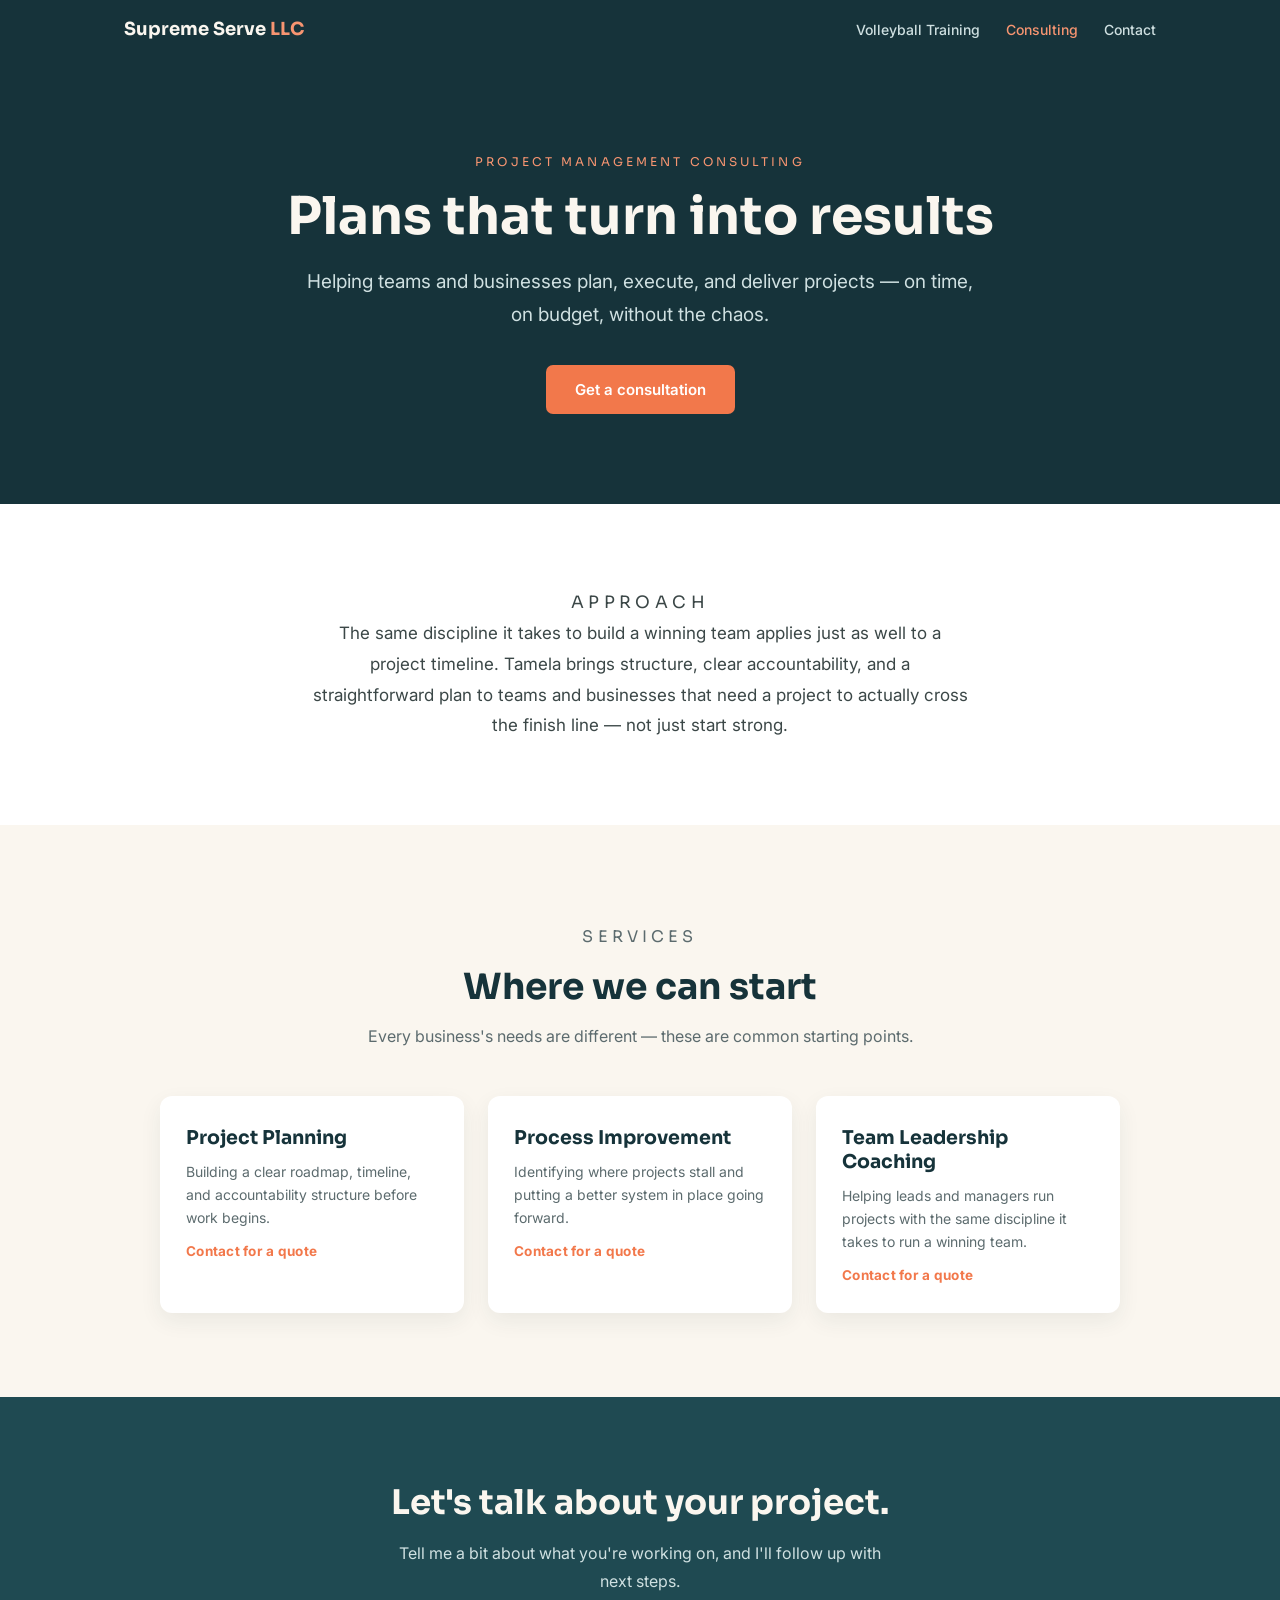
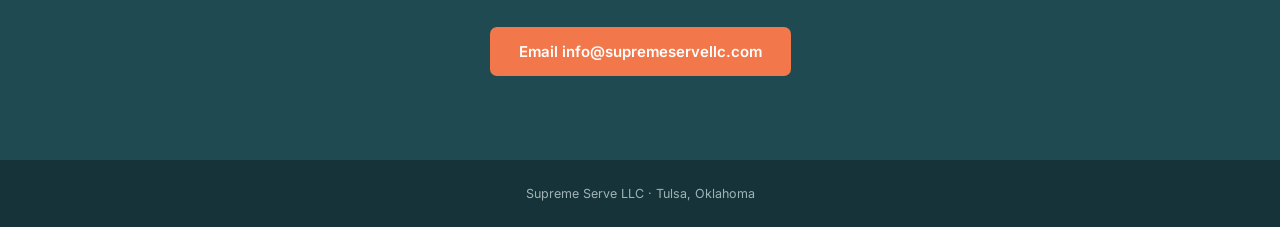
<file: supreme-serve/consulting.html>
<!DOCTYPE html>
<html lang="en">
<head>
<meta charset="UTF-8">
<meta name="viewport" content="width=device-width, initial-scale=1.0">
<title>Project Management Consulting — Supreme Serve LLC</title>
<link rel="preconnect" href="https://fonts.googleapis.com">
<link rel="preconnect" href="https://fonts.gstatic.com" crossorigin>
<link href="https://fonts.googleapis.com/css2?family=Sora:wght@600;700&family=Inter:wght@400;500;600&display=swap" rel="stylesheet">
<link rel="stylesheet" href="styles.css">
</head>
<body>

<div class="nav">
  <div class="nav-inner">
    <a href="index.html" class="brand">Supreme Serve <span>LLC</span></a>
    <div class="nav-links">
      <a href="volleyball.html">Volleyball Training</a>
      <a href="consulting.html" class="active">Consulting</a>
      <a href="#contact">Contact</a>
    </div>
    <button class="menu-btn" id="menuBtn" aria-label="Open menu" aria-expanded="false" aria-controls="menuPanel">
      <span></span><span></span><span></span>
    </button>
  </div>
  <div class="menu-panel" id="menuPanel">
    <a href="volleyball.html">Volleyball Training</a>
    <a href="consulting.html">Consulting</a>
    <a href="#contact">Contact</a>
  </div>
</div>

<section class="hero">
  <p class="hero-eyebrow">Project Management Consulting</p>
  <h1>Plans that turn into results</h1>
  <p class="lede">Helping teams and businesses plan, execute, and deliver projects — on time, on budget, without the chaos.</p>
  <div class="hero-cta">
    <a class="btn btn-coral" href="#contact">Get a consultation</a>
  </div>
</section>

<section class="credibility">
  <div class="wrap credibility-inner">
    <p class="eyebrow" style="text-align:center;">Approach</p>
    <p>The same discipline it takes to build a winning team applies just as well to a project timeline. Tamela brings structure, clear accountability, and a straightforward plan to teams and businesses that need a project to actually cross the finish line — not just start strong.</p>
  </div>
</section>

<section>
  <div class="wrap">
    <div class="section-head">
      <p class="eyebrow">Services</p>
      <h2>Where we can start</h2>
      <p>Every business's needs are different — these are common starting points.</p>
    </div>
    <div class="option-grid">
      <div class="option-card">
        <h3>Project Planning</h3>
        <p>Building a clear roadmap, timeline, and accountability structure before work begins.</p>
        <div class="price-tag">Contact for a quote</div>
      </div>
      <div class="option-card">
        <h3>Process Improvement</h3>
        <p>Identifying where projects stall and putting a better system in place going forward.</p>
        <div class="price-tag">Contact for a quote</div>
      </div>
      <div class="option-card">
        <h3>Team Leadership Coaching</h3>
        <p>Helping leads and managers run projects with the same discipline it takes to run a winning team.</p>
        <div class="price-tag">Contact for a quote</div>
      </div>
    </div>
  </div>
</section>

<section class="contact" id="contact">
  <div class="wrap">
    <h2>Let's talk about your project.</h2>
    <p>Tell me a bit about what you're working on, and I'll follow up with next steps.</p>
    <a class="btn btn-coral" href="mailto:info@supremeservellc.com?subject=Consulting%20inquiry">Email info@supremeservellc.com</a>
  </div>
</section>

<footer>
  Supreme Serve LLC &middot; Tulsa, Oklahoma
</footer>

<script>
  (function(){
    var btn = document.getElementById('menuBtn');
    var panel = document.getElementById('menuPanel');
    btn.addEventListener('click', function(e){
      e.stopPropagation();
      var open = panel.classList.toggle('open');
      btn.setAttribute('aria-expanded', open ? 'true' : 'false');
    });
    document.addEventListener('click', function(){
      panel.classList.remove('open');
      btn.setAttribute('aria-expanded','false');
    });
  })();
</script>

</body>
</html>
</file>
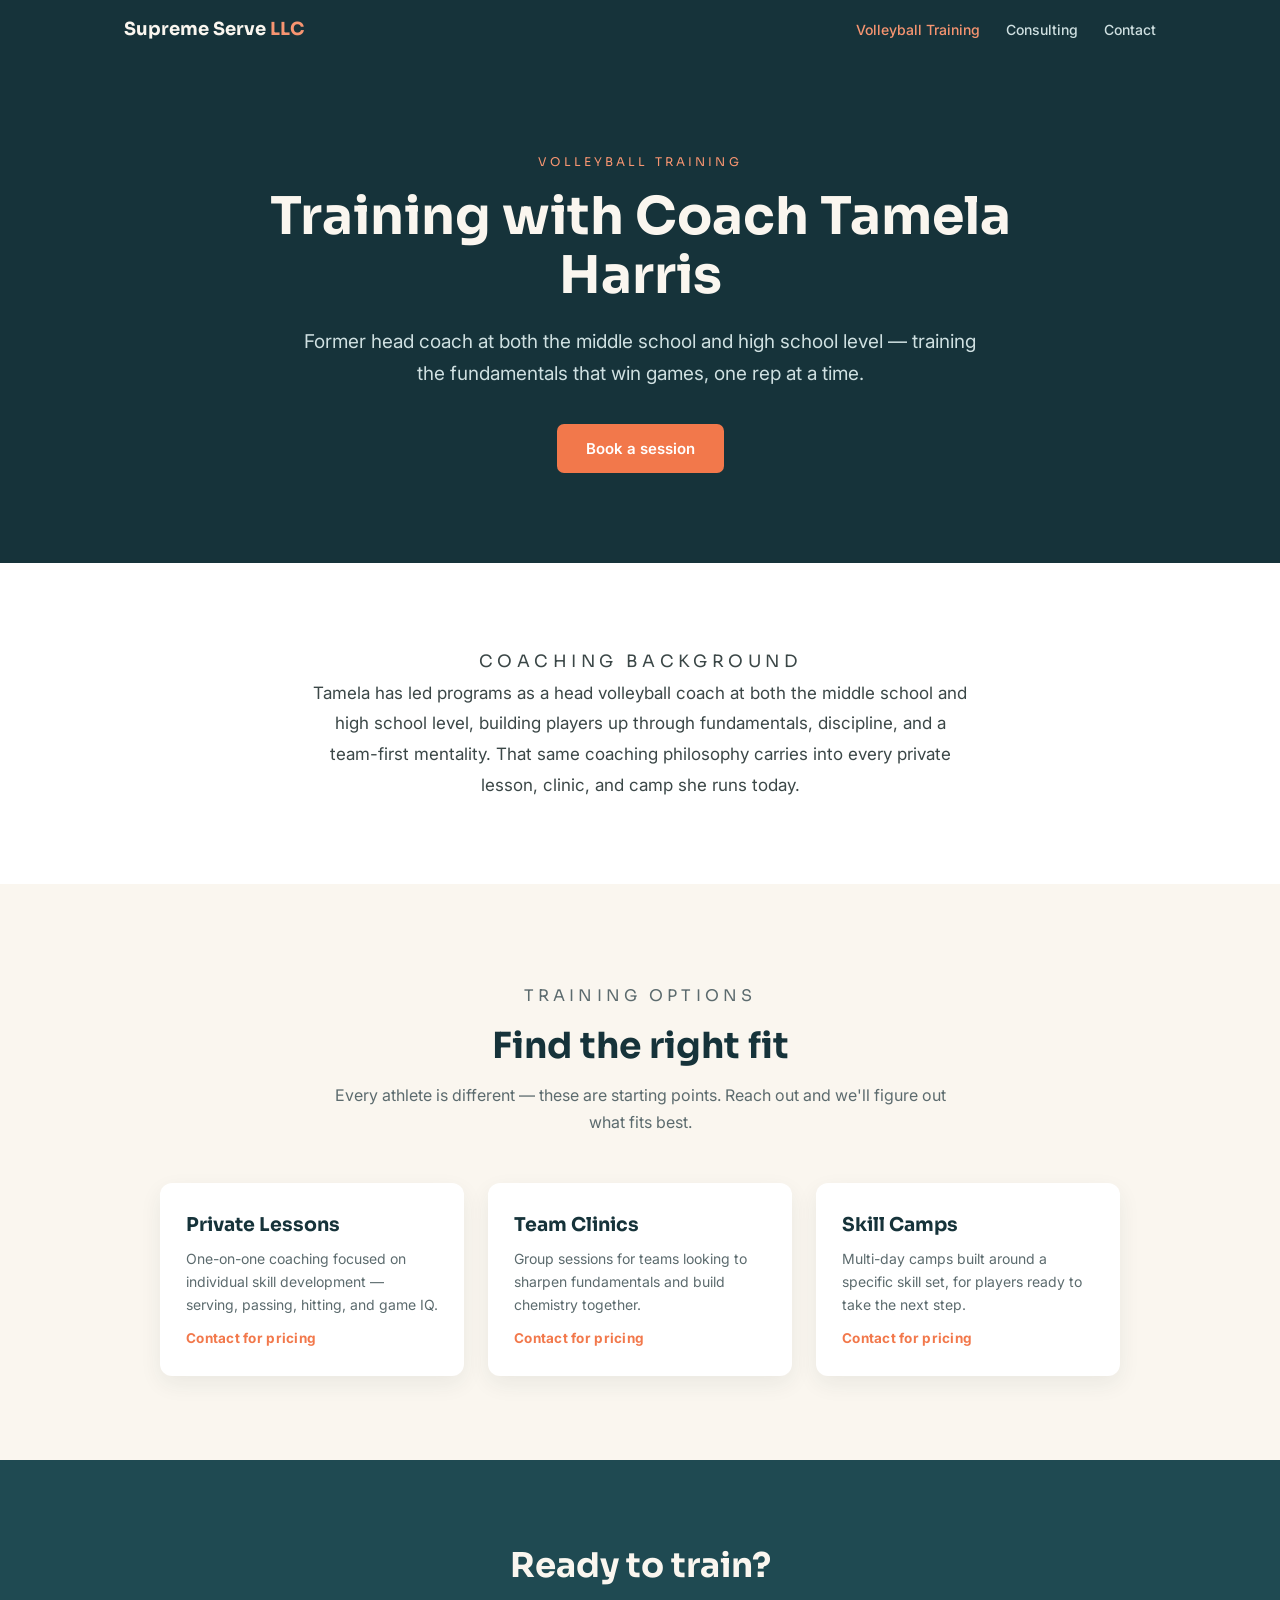
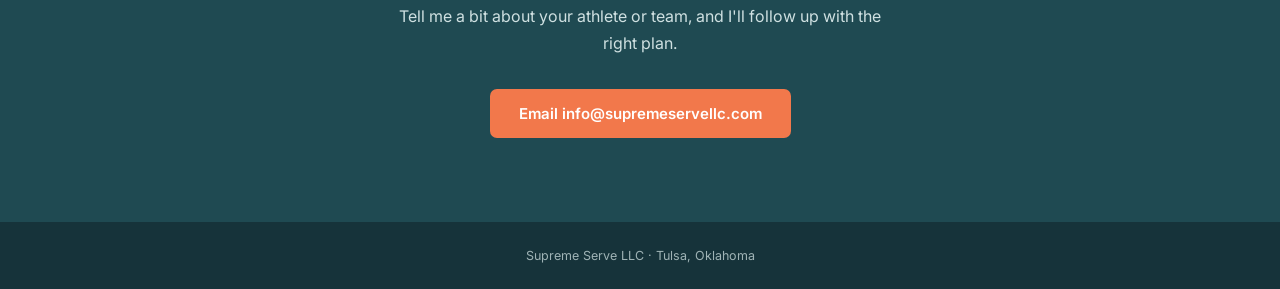
<file: supreme-serve/volleyball.html>
<!DOCTYPE html>
<html lang="en">
<head>
<meta charset="UTF-8">
<meta name="viewport" content="width=device-width, initial-scale=1.0">
<title>Volleyball Training — Supreme Serve LLC</title>
<link rel="preconnect" href="https://fonts.googleapis.com">
<link rel="preconnect" href="https://fonts.gstatic.com" crossorigin>
<link href="https://fonts.googleapis.com/css2?family=Sora:wght@600;700&family=Inter:wght@400;500;600&display=swap" rel="stylesheet">
<link rel="stylesheet" href="styles.css">
</head>
<body>

<div class="nav">
  <div class="nav-inner">
    <a href="index.html" class="brand">Supreme Serve <span>LLC</span></a>
    <div class="nav-links">
      <a href="volleyball.html" class="active">Volleyball Training</a>
      <a href="consulting.html">Consulting</a>
      <a href="#contact">Contact</a>
    </div>
    <button class="menu-btn" id="menuBtn" aria-label="Open menu" aria-expanded="false" aria-controls="menuPanel">
      <span></span><span></span><span></span>
    </button>
  </div>
  <div class="menu-panel" id="menuPanel">
    <a href="volleyball.html">Volleyball Training</a>
    <a href="consulting.html">Consulting</a>
    <a href="#contact">Contact</a>
  </div>
</div>

<section class="hero">
  <p class="hero-eyebrow">Volleyball Training</p>
  <h1>Training with Coach Tamela Harris</h1>
  <p class="lede">Former head coach at both the middle school and high school level — training the fundamentals that win games, one rep at a time.</p>
  <div class="hero-cta">
    <a class="btn btn-coral" href="#contact">Book a session</a>
  </div>
</section>

<section class="credibility">
  <div class="wrap credibility-inner">
    <p class="eyebrow" style="text-align:center;">Coaching background</p>
    <p>Tamela has led programs as a head volleyball coach at both the middle school and high school level, building players up through fundamentals, discipline, and a team-first mentality. That same coaching philosophy carries into every private lesson, clinic, and camp she runs today.</p>
  </div>
</section>

<section>
  <div class="wrap">
    <div class="section-head">
      <p class="eyebrow">Training options</p>
      <h2>Find the right fit</h2>
      <p>Every athlete is different — these are starting points. Reach out and we'll figure out what fits best.</p>
    </div>
    <div class="option-grid">
      <div class="option-card">
        <h3>Private Lessons</h3>
        <p>One-on-one coaching focused on individual skill development — serving, passing, hitting, and game IQ.</p>
        <div class="price-tag">Contact for pricing</div>
      </div>
      <div class="option-card">
        <h3>Team Clinics</h3>
        <p>Group sessions for teams looking to sharpen fundamentals and build chemistry together.</p>
        <div class="price-tag">Contact for pricing</div>
      </div>
      <div class="option-card">
        <h3>Skill Camps</h3>
        <p>Multi-day camps built around a specific skill set, for players ready to take the next step.</p>
        <div class="price-tag">Contact for pricing</div>
      </div>
    </div>
  </div>
</section>

<section class="contact" id="contact">
  <div class="wrap">
    <h2>Ready to train?</h2>
    <p>Tell me a bit about your athlete or team, and I'll follow up with the right plan.</p>
    <a class="btn btn-coral" href="mailto:info@supremeservellc.com?subject=Volleyball%20training%20inquiry">Email info@supremeservellc.com</a>
  </div>
</section>

<footer>
  Supreme Serve LLC &middot; Tulsa, Oklahoma
</footer>

<script>
  (function(){
    var btn = document.getElementById('menuBtn');
    var panel = document.getElementById('menuPanel');
    btn.addEventListener('click', function(e){
      e.stopPropagation();
      var open = panel.classList.toggle('open');
      btn.setAttribute('aria-expanded', open ? 'true' : 'false');
    });
    document.addEventListener('click', function(){
      panel.classList.remove('open');
      btn.setAttribute('aria-expanded','false');
    });
  })();
</script>

</body>
</html>
</file>
<file: supreme-serve/styles.css>
:root{
  --teal-deep:#16333A;
  --teal-mid:#1F4A52;
  --coral:#F2784B;
  --coral-bright:#F79571;
  --cream:#FAF6EF;
  --slate:#5C6B6E;
  --ink:#1C2626;
}
*{box-sizing:border-box;margin:0;padding:0;}
html{scroll-behavior:smooth;}
body{
  font-family:'Inter',sans-serif;
  color:var(--ink);
  background:var(--cream);
  -webkit-font-smoothing:antialiased;
}
.display{font-family:'Sora',sans-serif;}
a{color:inherit;text-decoration:none;}
.wrap{max-width:1080px;margin:0 auto;padding:0 24px;}

.btn{
  display:inline-block;padding:14px 28px;border-radius:7px;
  font-weight:600;font-size:15px;border:1.5px solid transparent;
  transition:transform .15s ease;
}
.btn:hover{transform:translateY(-2px);}
.btn-coral{background:var(--coral);color:#fff;}
.btn-coral:hover{background:var(--coral-bright);}
.btn-outline-light{border-color:rgba(250,246,239,.5);color:var(--cream);}
.btn-outline-dark{border-color:rgba(22,51,58,.3);color:var(--teal-deep);}

/* nav */
.nav{position:relative;padding:18px 0;background:var(--teal-deep);}
.nav-inner{
  max-width:1080px;margin:0 auto;padding:0 24px;
  display:flex;align-items:center;justify-content:space-between;
}
.brand{font-family:'Sora',sans-serif;font-weight:700;font-size:18px;color:var(--cream);}
.brand span{color:var(--coral-bright);}
.nav-links{display:flex;align-items:center;gap:26px;font-size:14px;font-weight:500;}
.nav-links a{color:#CFE0E1;}
.nav-links a:hover{color:var(--coral-bright);}
.nav-links a.active{color:var(--coral-bright);}

.menu-btn{
  display:none;flex-direction:column;align-items:center;justify-content:center;
  gap:5px;width:38px;height:38px;border-radius:6px;
  border:1px solid rgba(250,246,239,.3);background:transparent;cursor:pointer;padding:0;
}
.menu-btn span{display:block;width:18px;height:2px;background:var(--cream);border-radius:1px;}
.menu-panel{
  display:none;position:absolute;top:100%;right:24px;margin-top:8px;
  background:var(--teal-deep);border:1px solid rgba(250,246,239,.15);border-radius:8px;
  box-shadow:0 16px 32px rgba(0,0,0,.4);overflow:hidden;min-width:200px;z-index:50;
}
.menu-panel.open{display:block;}
.menu-panel a{display:block;padding:14px 20px;color:var(--cream);font-size:14px;font-weight:500;border-bottom:1px solid rgba(250,246,239,.08);}
.menu-panel a:last-child{border-bottom:none;}
.menu-panel a:hover{background:rgba(242,120,75,.12);color:var(--coral-bright);}

/* hero */
.hero{background:var(--teal-deep);color:var(--cream);padding:96px 24px 90px;text-align:center;}
.hero-eyebrow{font-family:'Sora',sans-serif;font-size:12px;letter-spacing:.26em;text-transform:uppercase;color:var(--coral-bright);margin-bottom:18px;}
.hero h1{font-family:'Sora',sans-serif;font-weight:700;font-size:clamp(32px,5.5vw,52px);line-height:1.14;margin-bottom:20px;max-width:760px;margin-inline:auto;}
.hero p.lede{font-size:clamp(16px,2vw,19px);color:#CFE0E1;max-width:56ch;margin:0 auto 34px;line-height:1.7;}
.hero-cta{display:flex;gap:14px;justify-content:center;flex-wrap:wrap;}

/* section shared */
section{padding:84px 24px;}
.section-head{max-width:640px;margin:0 auto 46px;text-align:center;}
.eyebrow{font-family:'Sora',sans-serif;font-size:12px;letter-spacing:.26em;text-transform:uppercase;color:var(--coral);margin-bottom:14px;}
.section-head h2{font-family:'Sora',sans-serif;font-weight:700;font-size:clamp(26px,4vw,36px);color:var(--teal-deep);}
.section-head p{margin-top:14px;font-size:16px;color:var(--slate);line-height:1.7;}

/* branch cards (landing) */
.branch-grid{display:grid;grid-template-columns:repeat(2,1fr);gap:28px;max-width:900px;margin:0 auto;}
.branch-card{
  background:#fff;border-radius:14px;padding:38px 32px;text-align:center;
  box-shadow:0 10px 28px rgba(22,51,58,.08);
}
.branch-card .icon-wrap{
  width:64px;height:64px;border-radius:16px;background:var(--teal-deep);
  display:flex;align-items:center;justify-content:center;margin:0 auto 22px;
}
.branch-card h3{font-family:'Sora',sans-serif;font-size:21px;color:var(--teal-deep);margin-bottom:10px;}
.branch-card p{font-size:14.5px;color:var(--slate);line-height:1.65;margin-bottom:22px;}

/* credibility / about strip */
.credibility{background:#fff;}
.credibility-inner{max-width:760px;margin:0 auto;text-align:center;}
.credibility p{font-size:17px;line-height:1.8;color:#3B4747;max-width:60ch;margin:0 auto;}

/* option/service cards */
.option-grid{display:grid;grid-template-columns:repeat(3,1fr);gap:24px;max-width:960px;margin:0 auto;}
.option-card{background:#fff;border-radius:12px;padding:30px 26px;box-shadow:0 8px 22px rgba(22,51,58,.07);}
.option-card h3{font-family:'Sora',sans-serif;font-size:19px;color:var(--teal-deep);margin-bottom:10px;}
.option-card p{font-size:14px;color:var(--slate);line-height:1.65;margin-bottom:14px;}
.option-card .price-tag{font-weight:700;color:var(--coral);font-size:13.5px;letter-spacing:.02em;}

/* contact */
.contact{background:var(--teal-mid);color:var(--cream);text-align:center;}
.contact h2{font-family:'Sora',sans-serif;font-weight:700;font-size:clamp(26px,4vw,34px);margin-bottom:16px;}
.contact p{font-size:16px;color:#CFE0E1;max-width:50ch;margin:0 auto 32px;line-height:1.7;}

footer{background:var(--teal-deep);color:#9FB3B5;text-align:center;padding:26px 24px;font-size:12.5px;}

@media (max-width:760px){
  .branch-grid,.option-grid{grid-template-columns:1fr;}
  .nav-links{display:none;}
  .menu-btn{display:flex;}
}
@media (min-width:761px){
  .menu-btn{display:none;}
  .menu-panel{display:none !important;}
}
</file>
